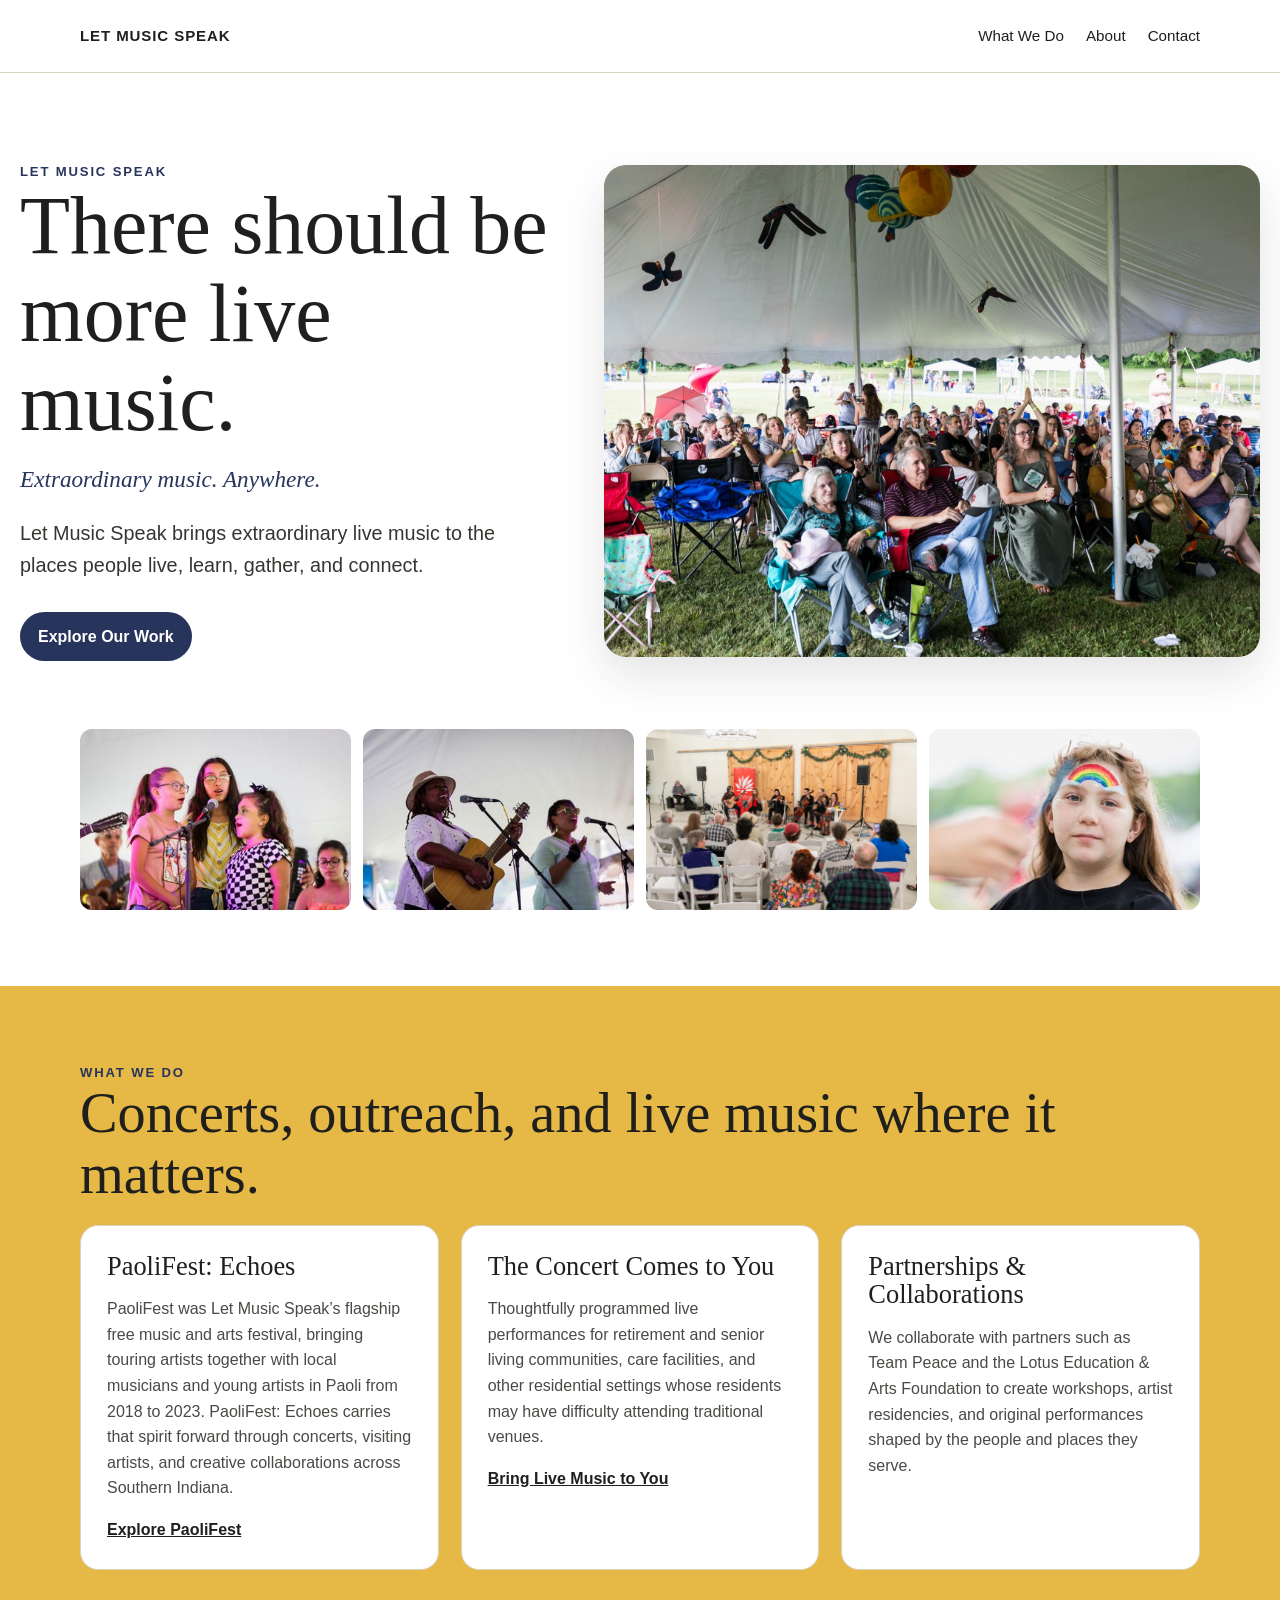
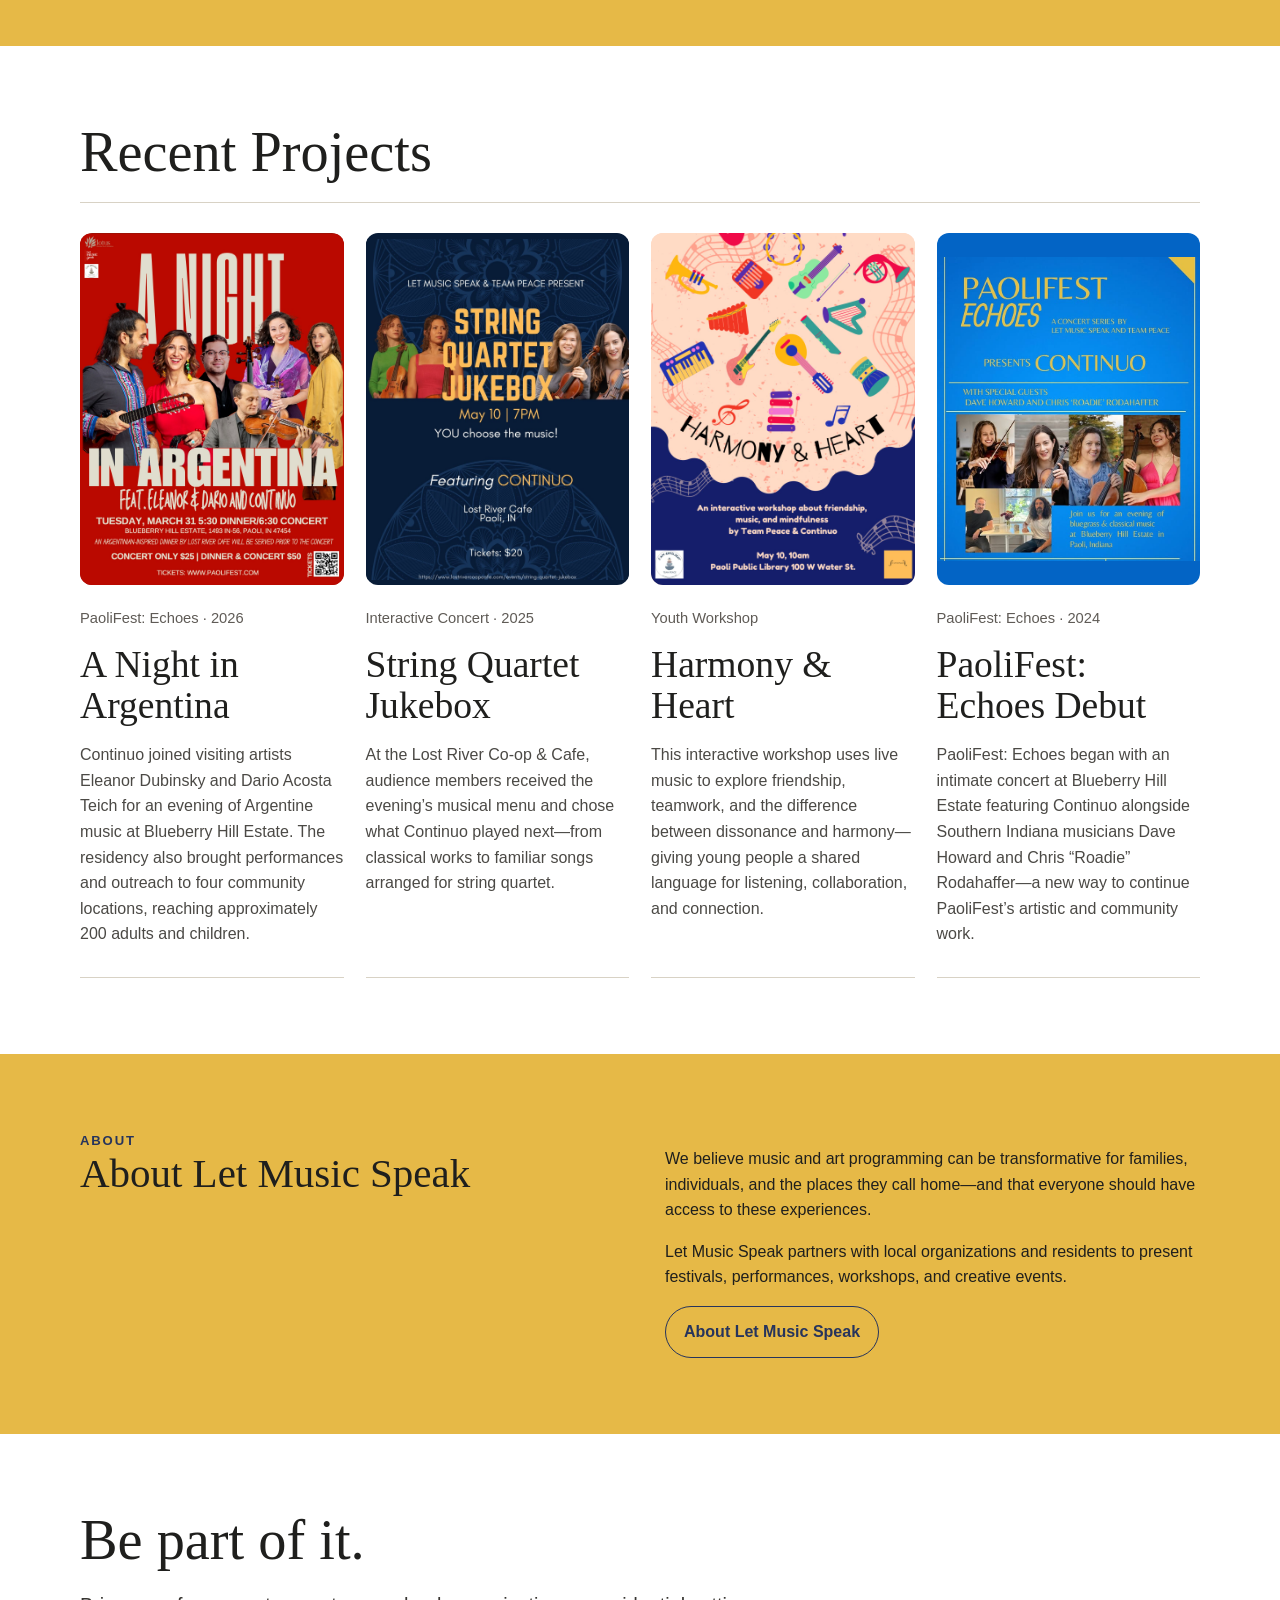
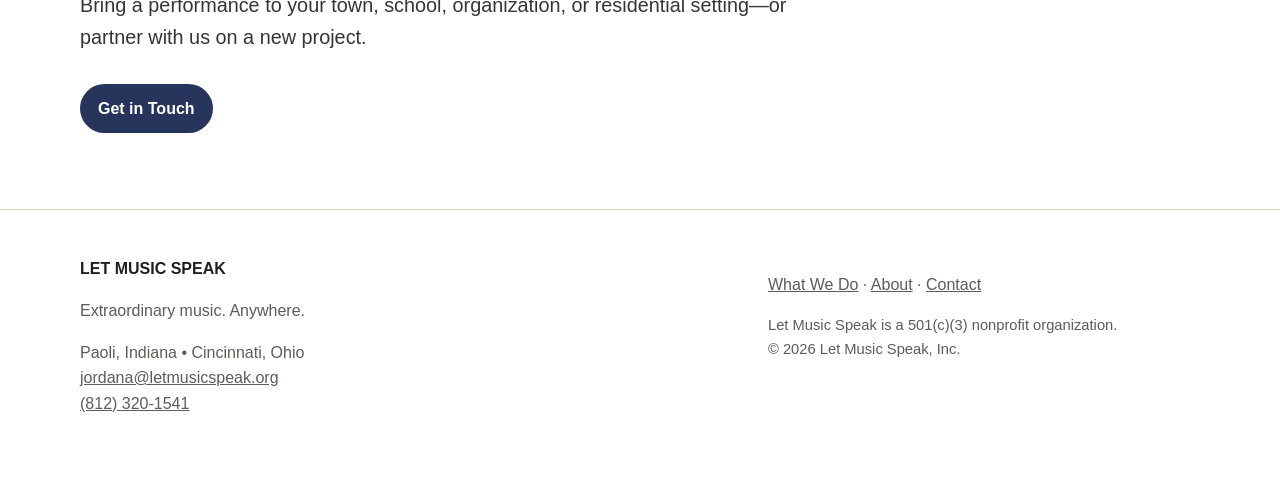
<file: index.html>
<!doctype html>
<html lang="en">
<head>
  <meta charset="utf-8">
  <meta name="viewport" content="width=device-width, initial-scale=1">
  <title>Home | Let Music Speak</title>
  <meta name="description" content="Let Music Speak brings extraordinary live music and arts experiences to people and places with limited access through festivals, concerts, workshops, and partnerships.">
  <meta property="og:type" content="website">
  <meta property="og:title" content="Let Music Speak">
  <meta property="og:description" content="Extraordinary live music in the places people live, learn, gather, and connect.">
  <link rel="canonical" href="https://letmusicspeak.org/">
  <link rel="icon" href="images/favicon.svg?v=20260909b" type="image/svg+xml">
  <link rel="stylesheet" href="styles.css?v=20260910final">
</head>
<body>
<a class="skip-link" href="#main-content">Skip to content</a>

<header class="site-header">
  <div class="container nav">
    <a class="brand" href="index.html" aria-current="page">Let Music Speak</a>
    <nav class="nav-links" aria-label="Primary">
      <a href="what-we-do.html">What We Do</a>
      <a href="about.html">About</a>
      <a href="contact.html">Contact</a>
    </nav>
  </div>
</header>

<main id="main-content">
<section class="hero home-hero">
  <div class="container hero-grid">
    <div>
      <div class="kicker">Let Music Speak</div>
      <h1>There should be more live music.</h1>
      <p class="tagline">Extraordinary music. Anywhere.</p>
      <p class="lede">Let Music Speak brings extraordinary live music to the places people live, learn, gather, and connect.</p>
      <div class="hero-actions">
        <a class="button" href="what-we-do.html">Explore Our Work</a>
      </div>
    </div>
    <figure class="photo photo-hero"><img src="images/paolifest-audience-hero.jpg" alt="A multigenerational PaoliFest audience gathered under the festival tent" fetchpriority="high"></figure>
  </div>
</section>

<section class="photo-band" aria-label="Let Music Speak through the years">
  <div class="container photo-grid four-up">
    <img src="images/paolifest-vocalists.jpg" alt="Vocalists performing together at PaoliFest" loading="lazy">
    <img src="images/paolifest-duo.jpg" alt="Musicians performing on the PaoliFest stage" loading="lazy">
    <img src="images/continuo-echoes-concert.jpg" alt="Continuo and guest artists performing for a Southern Indiana audience" loading="lazy">
    <img src="images/paolifest-child.jpg" alt="A young PaoliFest participant wearing a flower crown" loading="lazy">
  </div>
</section>

<section class="alt">
  <div class="container">
    <div class="kicker">What We Do</div>
    <h2>Concerts, outreach, and live music where it matters.</h2>
    <div class="cards">
      <article class="card">
        <h3>PaoliFest: Echoes</h3>
        <p>PaoliFest was Let Music Speak’s flagship free music and arts festival, bringing touring artists together with local musicians and young artists in Paoli from 2018 to 2023. PaoliFest: Echoes carries that spirit forward through concerts, visiting artists, and creative collaborations across Southern Indiana.</p>
        <a href="paolifest.html">Explore PaoliFest</a>
      </article>
      <article class="card">
        <h3>The Concert Comes to You</h3>
        <p>Thoughtfully programmed live performances for retirement and senior living communities, care facilities, and other residential settings whose residents may have difficulty attending traditional venues.</p>
        <a href="contact.html">Bring Live Music to You</a>
      </article>
      <article class="card">
        <h3>Partnerships &amp; Collaborations</h3>
        <p>We collaborate with partners such as Team Peace and the Lotus Education &amp; Arts Foundation to create workshops, artist residencies, and original performances shaped by the people and places they serve.</p>
      </article>
    </div>
  </div>
</section>

<section>
  <div class="container">
    <h2>Recent Projects</h2>
    <div class="project-feed">
      <article class="project-entry">
        <div class="project-poster-frame poster-argentina">
          <img class="project-poster" src="images/recent-night-argentina.jpg" alt="A Night in Argentina event poster" width="1296" height="1727">
        </div>
        <p class="meta">PaoliFest: Echoes · 2026</p>
        <h3>A Night in Argentina</h3>
        <p>Continuo joined visiting artists Eleanor Dubinsky and Dario Acosta Teich for an evening of Argentine music at Blueberry Hill Estate. The residency also brought performances and outreach to four community locations, reaching approximately 200 adults and children.</p>
      </article>
      <article class="project-entry">
        <div class="project-poster-frame poster-jukebox">
          <img class="project-poster" src="images/recent-string-quartet-jukebox.jpg" alt="String Quartet Jukebox event poster" width="1200" height="1553">
        </div>
        <p class="meta">Interactive Concert · 2025</p>
        <h3>String Quartet Jukebox</h3>
        <p>At the Lost River Co-op &amp; Cafe, audience members received the evening’s musical menu and chose what Continuo played next—from classical works to familiar songs arranged for string quartet.</p>
      </article>
      <article class="project-entry">
        <div class="project-poster-frame poster-harmony">
          <img class="project-poster" src="images/recent-harmony-heart.jpg" alt="Harmony and Heart interactive workshop poster" width="1200" height="1600">
        </div>
        <p class="meta">Youth Workshop</p>
        <h3>Harmony &amp; Heart</h3>
        <p>This interactive workshop uses live music to explore friendship, teamwork, and the difference between dissonance and harmony—giving young people a shared language for listening, collaboration, and connection.</p>
      </article>
      <article class="project-entry">
        <div class="project-poster-frame poster-echoes">
          <img class="project-poster" src="images/recent-echoes-continuo.jpg" alt="PaoliFest: Echoes presents Continuo event poster" width="720" height="831">
        </div>
        <p class="meta">PaoliFest: Echoes · 2024</p>
        <h3>PaoliFest: Echoes Debut</h3>
        <p>PaoliFest: Echoes began with an intimate concert at Blueberry Hill Estate featuring Continuo alongside Southern Indiana musicians Dave Howard and Chris “Roadie” Rodahaffer—a new way to continue PaoliFest’s artistic and community work.</p>
      </article>
    </div>
  </div>
</section>

<section class="alt">
  <div class="container two-col">
    <div>
      <div class="kicker">About</div>
      <h2 class="about-heading">About Let Music Speak</h2>
    </div>
    <div>
      <p>We believe music and art programming can be transformative for families, individuals, and the places they call home—and that everyone should have access to these experiences.</p>
      <p>Let Music Speak partners with local organizations and residents to present festivals, performances, workshops, and creative events.</p>
      <a class="button secondary" href="about.html">About Let Music Speak</a>
    </div>
  </div>
</section>

<section>
  <div class="container">
    <h2>Be part of it.</h2>
    <p class="lede">Bring a performance to your town, school, organization, or residential setting—or partner with us on a new project.</p>
    <div class="hero-actions">
      <a class="button" href="contact.html">Get in Touch</a>
    </div>
  </div>
</section>
</main>

<footer class="footer">
  <div class="container footer-grid">
    <div>
      <strong style="color:var(--text)">LET MUSIC SPEAK</strong>
      <p>Extraordinary music. Anywhere.</p>
      <p>Paoli, Indiana • Cincinnati, Ohio<br>
      <a href="mailto:jordana@letmusicspeak.org">jordana@letmusicspeak.org</a><br>
      <a href="tel:+18123201541">(812) 320-1541</a></p>
    </div>
    <div>
      <p><a href="what-we-do.html">What We Do</a> · <a href="about.html">About</a> · <a href="contact.html">Contact</a></p>
      <p class="small">Let Music Speak is a 501(c)(3) nonprofit organization.<br>© 2026 Let Music Speak, Inc.</p>
    </div>
  </div>
</footer>

</body>
</html>
</file>
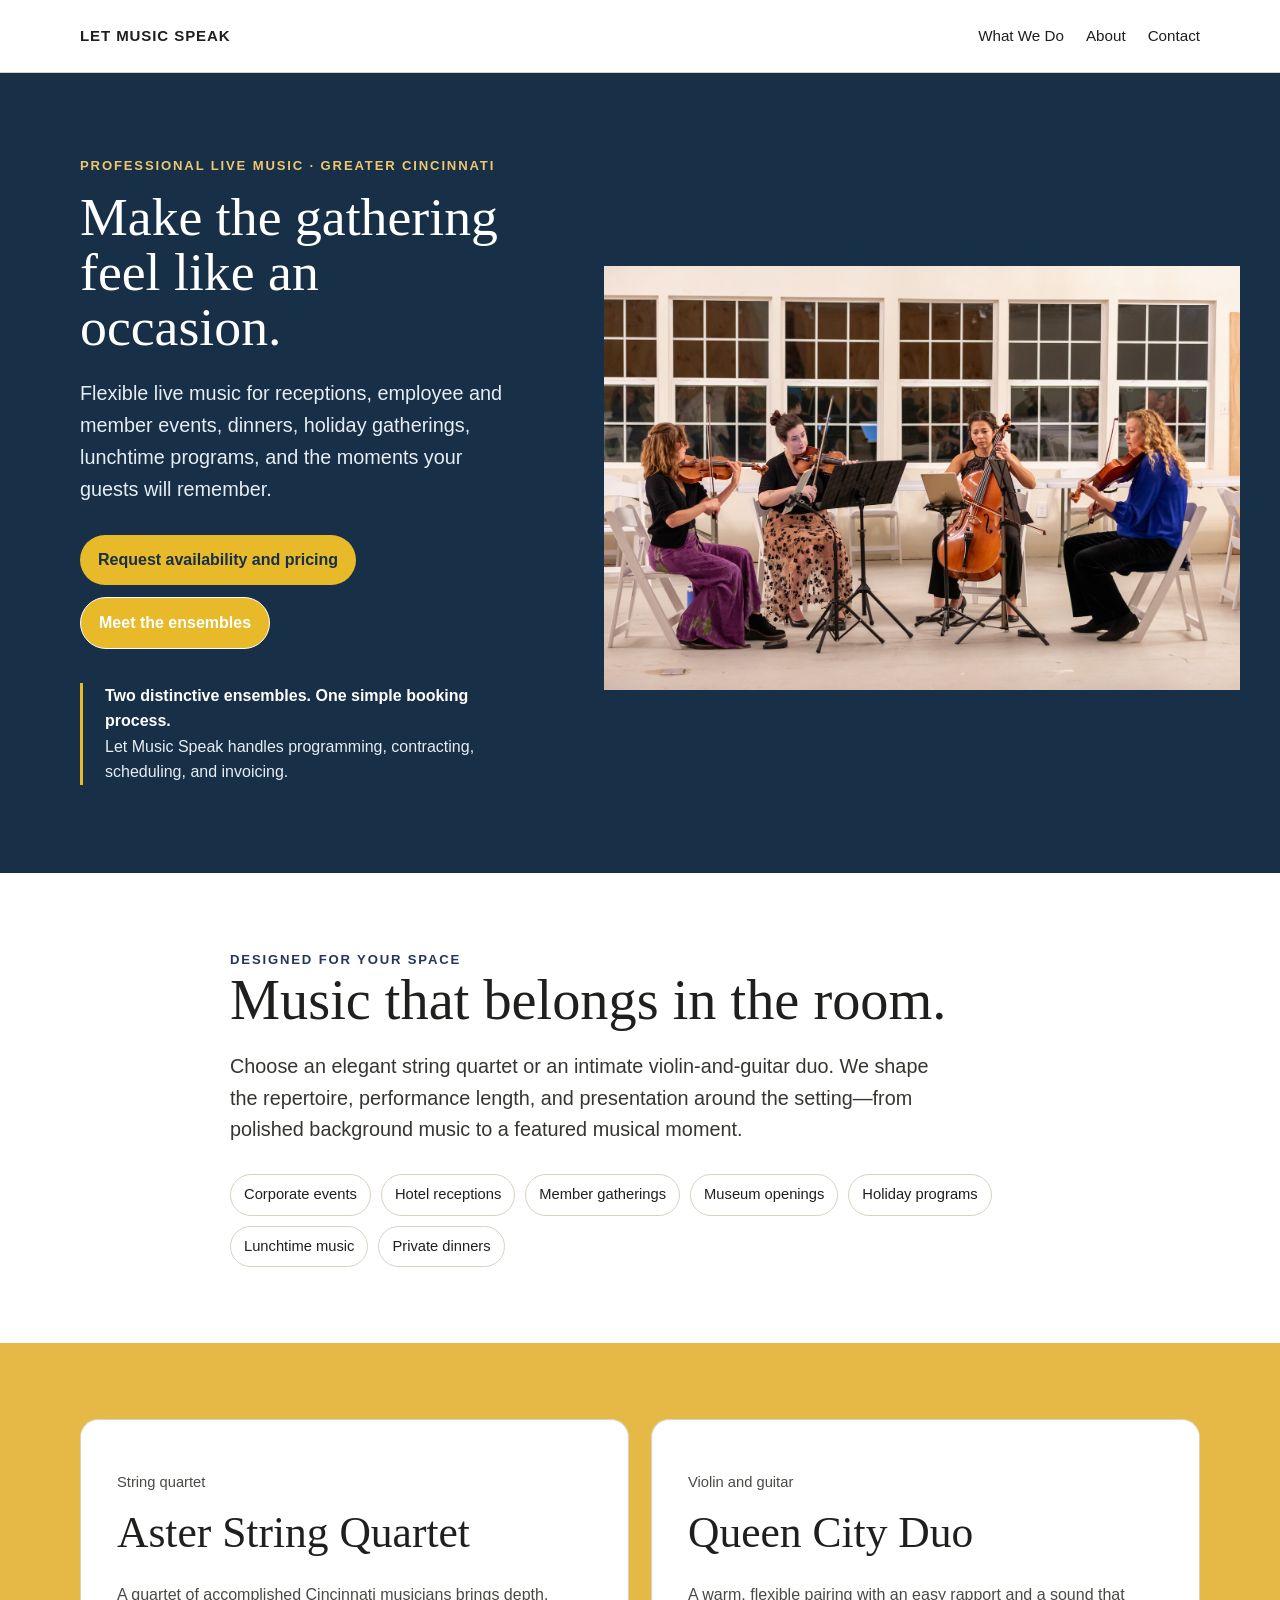
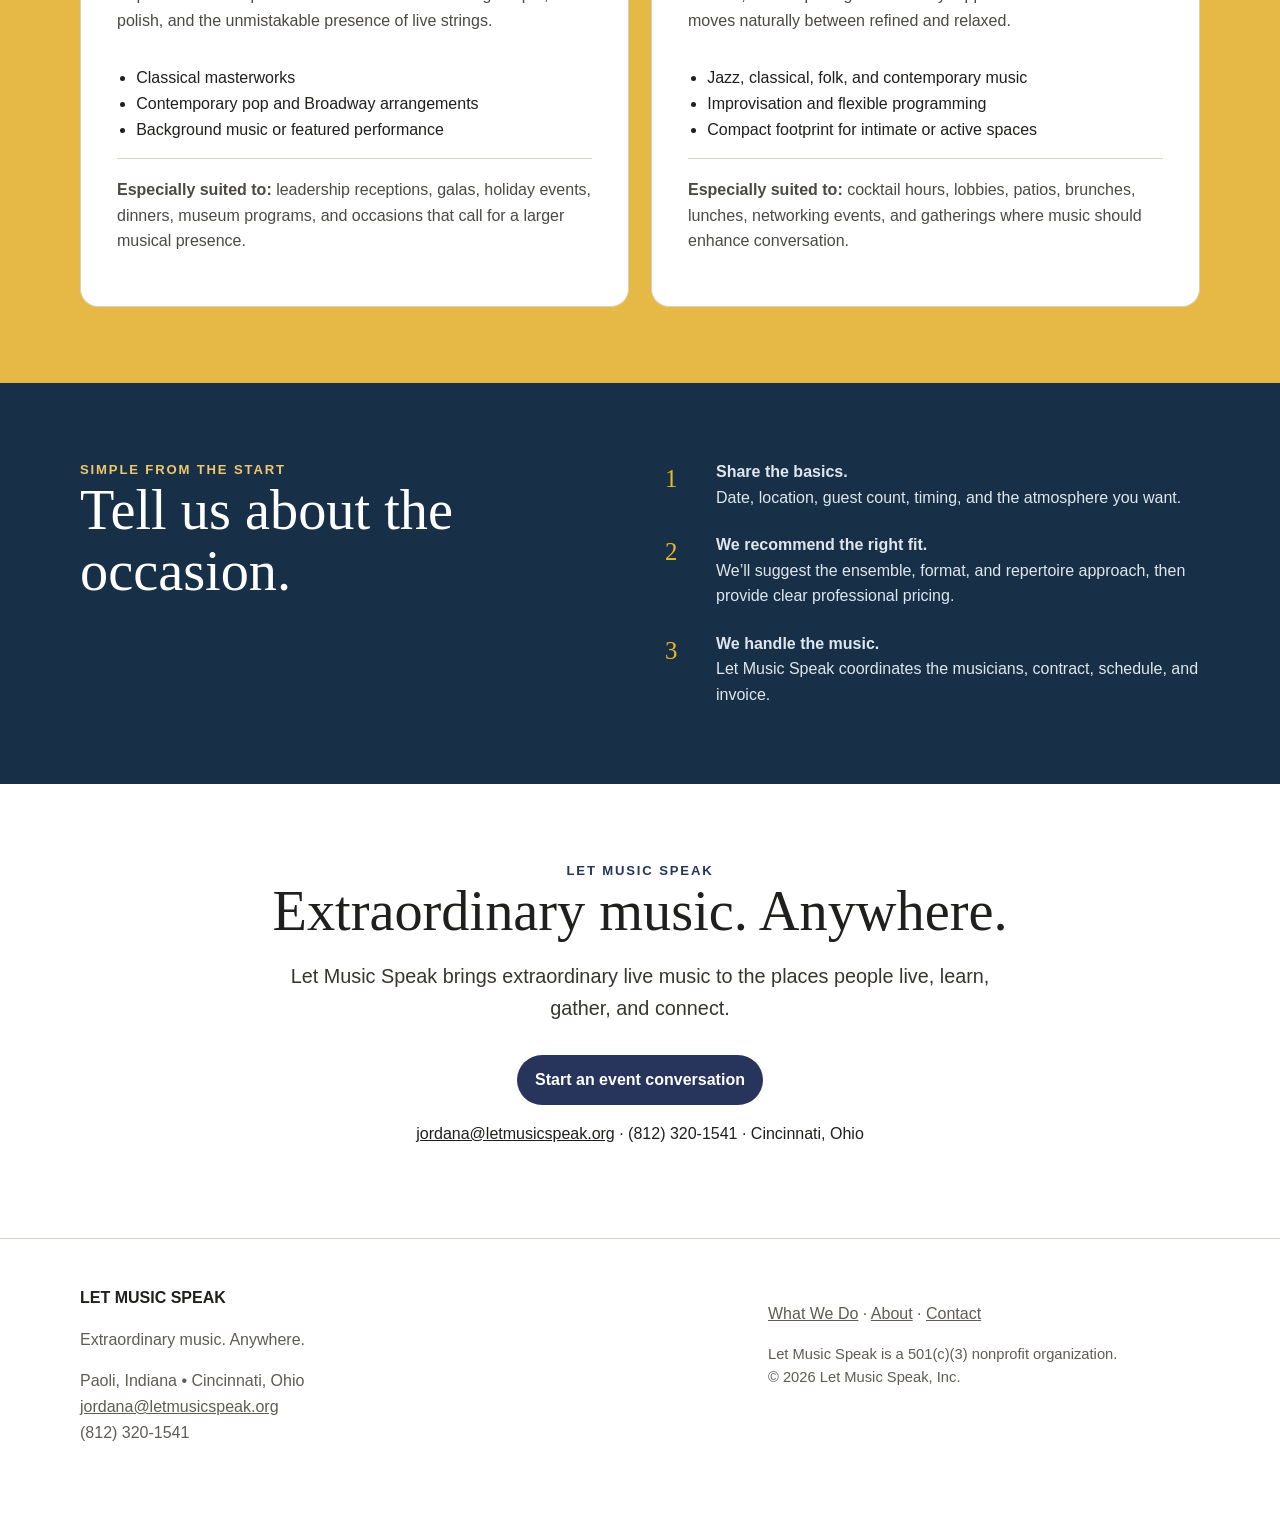
<file: live-music-for-events/index.html>
<!doctype html>
<html lang="en">
<head>
  <meta charset="utf-8">
  <meta name="viewport" content="width=device-width, initial-scale=1">
  <title>Live Music for Events | Let Music Speak</title>
  <meta name="description" content="Book Aster String Quartet or Queen City Duo for receptions, employee events, member gatherings, dinners, and special occasions throughout Greater Cincinnati.">
  <link rel="icon" href="../favicon.ico" sizes="any">
  <link rel="icon" type="image/png" href="../assets/favicon/favicon-512.png">
  <link rel="stylesheet" href="../styles.css">
  <style>
    .event-hero{padding:82px 0 72px;background:#172f47;color:#fff;overflow:hidden}
    .event-hero .kicker{color:#efc86d}
    .event-hero h1{font-size:clamp(2.5rem,4.2vw,4.5rem);line-height:1.02;max-width:650px;margin:14px 0 24px}
    .event-hero .lede{color:#e7edf2;max-width:760px}
    .event-hero .hero-grid{grid-template-columns:minmax(0,.82fr) minmax(0,1.18fr);gap:42px;align-items:center}
    .event-hero .hero-grid>*{min-width:0;max-width:100%}
    .event-hero .hero-media{width:100%;max-width:100%;height:auto;min-height:0;aspect-ratio:3/2;border:0;box-shadow:none;border-radius:2px 44px 2px 2px}
    .event-hero .hero-media img{display:block;width:100%;max-width:100%;height:100%;object-fit:cover;object-position:center}
    .event-hero .button{background:#e8b929;color:#172f47}
    .event-note{border-left:3px solid #e8b929;padding-left:22px;color:#e7edf2;margin-top:34px;max-width:620px}
    .event-note strong{color:#fff}
    .event-intro{max-width:820px}
    .event-types{display:flex;flex-wrap:wrap;gap:10px;margin-top:28px}
    .event-types span{border:1px solid var(--line);background:#fff;padding:8px 13px;border-radius:999px;font-size:.92rem}
    .ensemble-cards{grid-template-columns:repeat(2,1fr)}
    .ensemble-card{padding:36px;display:flex;flex-direction:column}
    .ensemble-card h3{font-size:clamp(2rem,3.4vw,3rem)}
    .ensemble-card .best{border-top:1px solid var(--line);padding-top:18px;margin-top:auto}
    .booking-steps{background:#172f47;color:#fff}
    .booking-steps .kicker{color:#efc86d}
    .booking-steps h2{color:#fff}
    .booking-steps p{color:#dfe7ed}
    .steps{display:grid;gap:22px}
    .step{display:grid;grid-template-columns:36px 1fr;gap:15px}
    .step-number{font-family:Georgia,'Times New Roman',serif;color:#e8b929;font-size:1.55rem}
    .step p{margin:0}
    .event-contact{text-align:center}
    .event-contact .lede{margin-left:auto;margin-right:auto}
    @media(max-width:1100px){.event-hero .hero-grid{grid-template-columns:1fr}.event-hero .hero-media{width:min(760px,100%);margin-top:10px}}
    @media(max-width:820px){.ensemble-cards{grid-template-columns:1fr}.event-hero{padding-top:60px}.event-hero .hero-media{min-height:0;aspect-ratio:3/2}.ensemble-card{padding:28px}}
  </style>
</head>
<body>
<header class="site-header">
  <div class="container nav">
    <a class="brand" href="../index.html">Let Music Speak</a>
    <nav class="nav-links" aria-label="Primary">
      <a href="../what-we-do.html">What We Do</a>
      <a href="../about.html">About</a>
      <a href="../contact.html">Contact</a>
    </nav>
  </div>
</header>

<main>
  <section class="event-hero">
    <div class="container hero-grid">
      <div>
      <div class="kicker">Professional live music · Greater Cincinnati</div>
      <h1>Make the gathering feel like an occasion.</h1>
      <p class="lede">Flexible live music for receptions, employee and member events, dinners, holiday gatherings, lunchtime programs, and the moments your guests will remember.</p>
      <div class="hero-actions">
        <a class="button" href="mailto:jordana@letmusicspeak.org?subject=Live%20music%20for%20our%20event">Request availability and pricing</a>
        <a class="button secondary" style="color:#fff;border-color:#fff" href="#ensembles">Meet the ensembles</a>
      </div>
      <p class="event-note"><strong>Two distinctive ensembles. One simple booking process.</strong><br>Let Music Speak handles programming, contracting, scheduling, and invoicing.</p>
      </div>
      <figure class="media hero-media">
        <img src="../assets/live-music/string-quartet-performance.jpg?v=20260910-5" alt="A professional string quartet performing together under colorful stage lights" width="384" height="256">
      </figure>
    </div>
  </section>

  <section>
    <div class="container event-intro">
      <div class="kicker">Designed for your space</div>
      <h2>Music that belongs in the room.</h2>
      <p class="lede">Choose an elegant string quartet or an intimate violin-and-guitar duo. We shape the repertoire, performance length, and presentation around the setting—from polished background music to a featured musical moment.</p>
      <div class="event-types">
        <span>Corporate events</span><span>Hotel receptions</span><span>Member gatherings</span><span>Museum openings</span><span>Holiday programs</span><span>Lunchtime music</span><span>Private dinners</span>
      </div>
    </div>
  </section>

  <section class="alt" id="ensembles">
    <div class="container">
      <div class="cards ensemble-cards">
        <article class="card ensemble-card">
          <p class="meta">String quartet</p>
          <h3>Aster String Quartet</h3>
          <p>A quartet of accomplished Cincinnati musicians brings depth, polish, and the unmistakable presence of live strings.</p>
          <ul class="list-clean">
            <li>Classical masterworks</li>
            <li>Contemporary pop and Broadway arrangements</li>
            <li>Background music or featured performance</li>
          </ul>
          <p class="best"><strong>Especially suited to:</strong> leadership receptions, galas, holiday events, dinners, museum programs, and occasions that call for a larger musical presence.</p>
        </article>
        <article class="card ensemble-card">
          <p class="meta">Violin and guitar</p>
          <h3>Queen City Duo</h3>
          <p>A warm, flexible pairing with an easy rapport and a sound that moves naturally between refined and relaxed.</p>
          <ul class="list-clean">
            <li>Jazz, classical, folk, and contemporary music</li>
            <li>Improvisation and flexible programming</li>
            <li>Compact footprint for intimate or active spaces</li>
          </ul>
          <p class="best"><strong>Especially suited to:</strong> cocktail hours, lobbies, patios, brunches, lunches, networking events, and gatherings where music should enhance conversation.</p>
        </article>
      </div>
    </div>
  </section>

  <section class="booking-steps">
    <div class="container two-col">
      <div>
        <div class="kicker">Simple from the start</div>
        <h2>Tell us about the occasion.</h2>
      </div>
      <div class="steps">
        <div class="step"><div class="step-number">1</div><p><strong>Share the basics.</strong><br>Date, location, guest count, timing, and the atmosphere you want.</p></div>
        <div class="step"><div class="step-number">2</div><p><strong>We recommend the right fit.</strong><br>We’ll suggest the ensemble, format, and repertoire approach, then provide clear professional pricing.</p></div>
        <div class="step"><div class="step-number">3</div><p><strong>We handle the music.</strong><br>Let Music Speak coordinates the musicians, contract, schedule, and invoice.</p></div>
      </div>
    </div>
  </section>

  <section class="event-contact">
    <div class="container">
      <div class="kicker">Let Music Speak</div>
      <h2>Extraordinary music. Anywhere.</h2>
      <p class="lede">Let Music Speak brings extraordinary live music to the places people live, learn, gather, and connect.</p>
      <div class="hero-actions" style="justify-content:center">
        <a class="button" href="mailto:jordana@letmusicspeak.org?subject=Live%20music%20for%20our%20event">Start an event conversation</a>
      </div>
      <p><a href="mailto:jordana@letmusicspeak.org">jordana@letmusicspeak.org</a> · (812) 320-1541 · Cincinnati, Ohio</p>
    </div>
  </section>
</main>

<footer class="footer">
  <div class="container footer-grid">
    <div>
      <strong style="color:var(--text)">LET MUSIC SPEAK</strong>
      <p>Extraordinary music. Anywhere.</p>
      <p>Paoli, Indiana • Cincinnati, Ohio<br>
      <a href="mailto:jordana@letmusicspeak.org">jordana@letmusicspeak.org</a><br>
      (812) 320-1541</p>
    </div>
    <div>
      <p><a href="../what-we-do.html">What We Do</a> · <a href="../about.html">About</a> · <a href="../contact.html">Contact</a></p>
      <p class="small">Let Music Speak is a 501(c)(3) nonprofit organization.<br>© 2026 Let Music Speak, Inc.</p>
    </div>
  </div>
</footer>
</body>
</html>
</file>
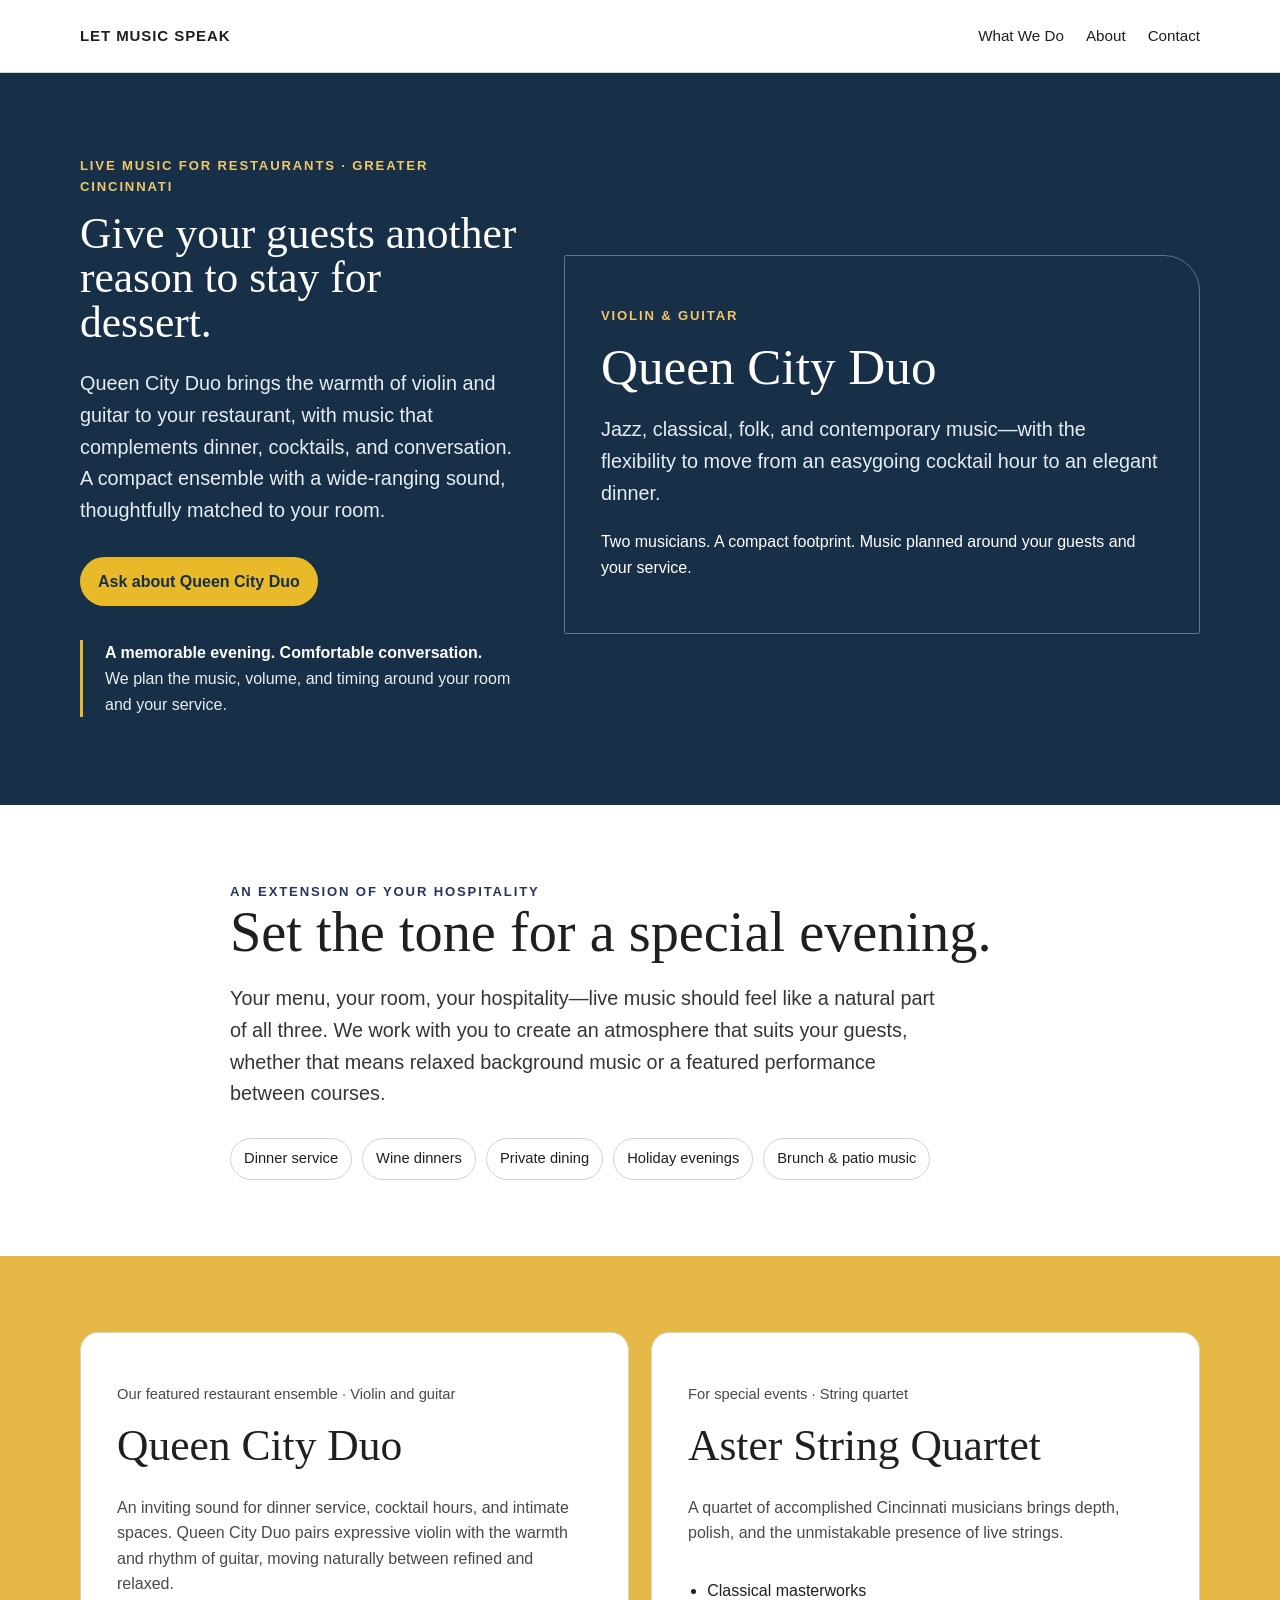
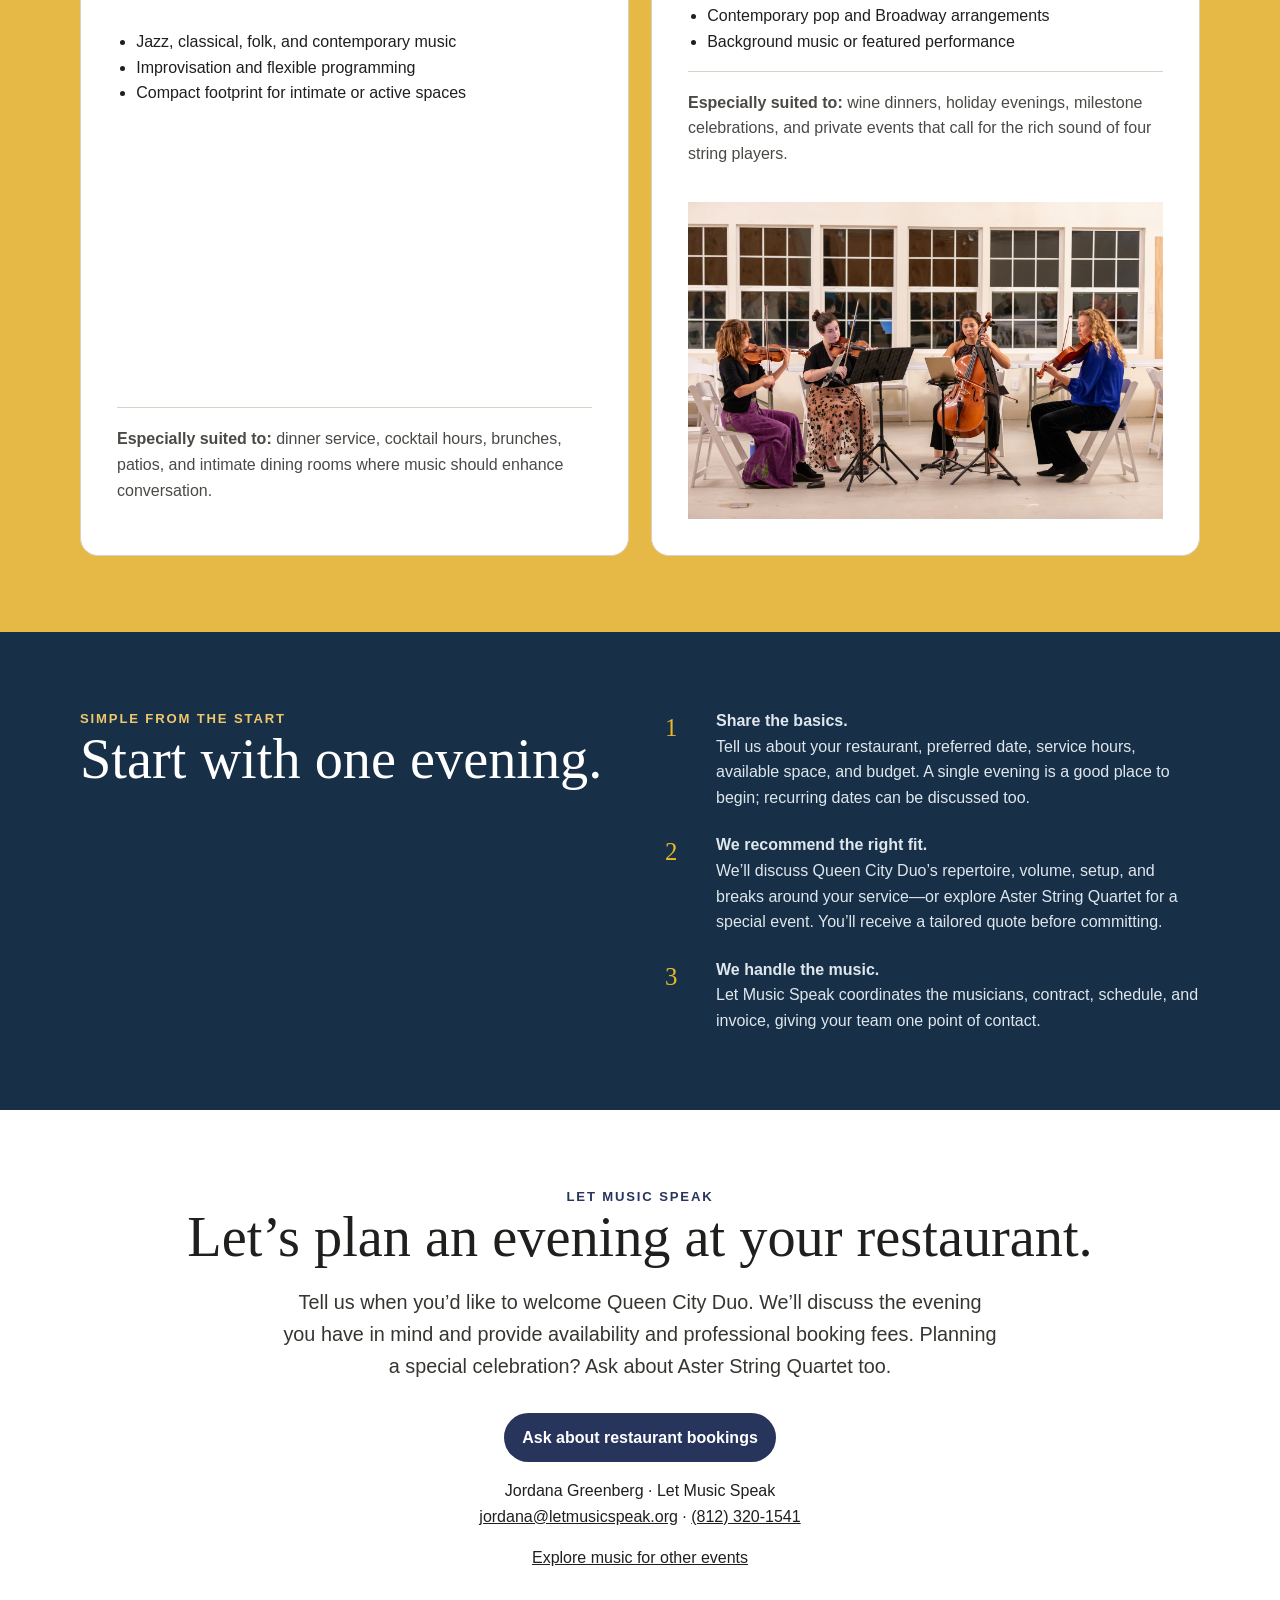
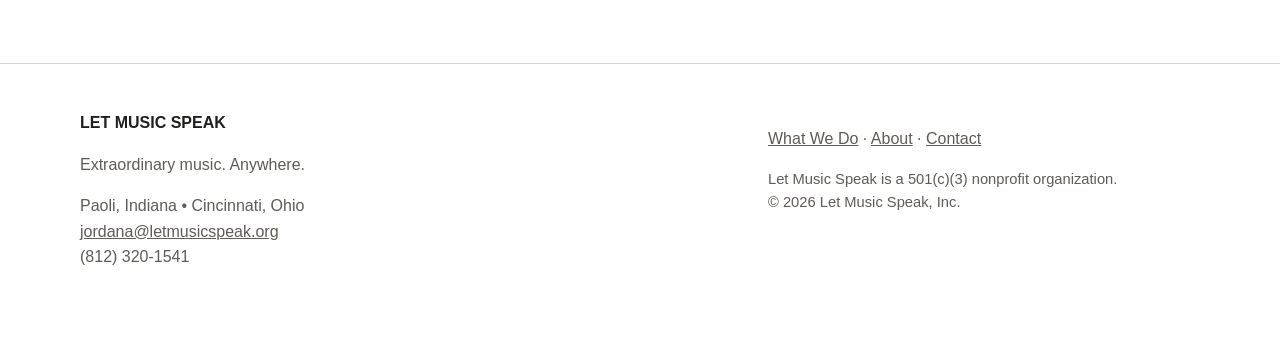
<file: live-music-for-restaurants/index.html>
<!doctype html>
<html lang="en">
<head>
  <meta charset="utf-8">
  <meta name="viewport" content="width=device-width, initial-scale=1">
  <title>Live Music for Restaurants | Let Music Speak</title>
  <meta name="description" content="Live music for Cincinnati restaurants: Queen City Duo for dinner service, cocktails, and intimate dining, with Aster String Quartet available for special events. Request availability and pricing.">
  <link rel="icon" href="../favicon.ico" sizes="any">
  <link rel="icon" type="image/png" href="../assets/favicon/favicon-512.png">
  <link rel="stylesheet" href="../styles.css">
  <style>
    .event-hero{padding:82px 0 72px;background:#172f47;color:#fff;overflow:hidden}
    .event-hero .kicker{color:#efc86d}
    .event-hero h1{font-size:clamp(2.2rem,3.4vw,3.5rem);line-height:1.02;max-width:650px;margin:14px 0 24px}
    .event-hero .lede{color:#e7edf2;max-width:760px}
    .event-hero .hero-grid{grid-template-columns:minmax(0,.82fr) minmax(0,1.18fr);gap:42px;align-items:center}
    .event-hero .hero-grid>*{min-width:0;max-width:100%}
    .event-hero .hero-media{width:100%;max-width:100%;height:auto;min-height:0;aspect-ratio:3/2;border:0;box-shadow:none;border-radius:2px 44px 2px 2px}
    .event-hero .hero-media img{display:block;width:100%;max-width:100%;height:100%;object-fit:contain;object-position:center}
    .event-hero .button{background:#e8b929;color:#172f47}
    .event-note{border-left:3px solid #e8b929;padding-left:22px;color:#e7edf2;margin-top:34px;max-width:620px}
    .event-note strong{color:#fff}
    .event-hero figure{margin:0}
    .event-hero a:focus-visible,.booking-steps a:focus-visible{outline-color:#efc86d}
    .duo-feature{padding:36px;border:1px solid #647587;border-radius:2px 36px 2px 2px}
    .duo-feature h2{font-size:clamp(2.4rem,4vw,3.8rem);color:#fff}
    .quartet-photo{margin:20px 0 0;border:0;box-shadow:none}
    .quartet-photo img{width:100%;height:auto;object-fit:contain}
    .event-intro{max-width:820px}
    .event-types{display:flex;flex-wrap:wrap;gap:10px;margin-top:28px}
    .event-types span{border:1px solid var(--line);background:#fff;padding:8px 13px;border-radius:999px;font-size:.92rem}
    .ensemble-cards{grid-template-columns:repeat(2,1fr)}
    .ensemble-card{padding:36px;display:flex;flex-direction:column}
    .ensemble-card h3{font-size:clamp(2rem,3.4vw,3rem)}
    .ensemble-card .best{border-top:1px solid var(--line);padding-top:18px;margin-top:auto}
    .booking-steps{background:#172f47;color:#fff}
    .booking-steps .kicker{color:#efc86d}
    .booking-steps h2{color:#fff}
    .booking-steps p{color:#dfe7ed}
    .steps{display:grid;gap:22px}
    .step{display:grid;grid-template-columns:36px 1fr;gap:15px}
    .step-number{font-family:Georgia,'Times New Roman',serif;color:#e8b929;font-size:1.55rem}
    .step p{margin:0}
    .event-contact{text-align:center}
    .event-contact .lede{margin-left:auto;margin-right:auto}
    @media(max-width:1100px){.event-hero .hero-grid{grid-template-columns:1fr}.event-hero .hero-media{width:min(760px,100%);margin-top:10px}}
    @media(max-width:820px){.ensemble-cards{grid-template-columns:1fr}.event-hero{padding-top:60px}.event-hero .hero-media{min-height:0;aspect-ratio:3/2}.ensemble-card{padding:28px}}
  </style>
</head>
<body>
<a class="skip-link" href="#main">Skip to content</a>
<header class="site-header">
  <div class="container nav">
    <a class="brand" href="../index.html">Let Music Speak</a>
    <nav class="nav-links" aria-label="Primary">
      <a href="../what-we-do.html">What We Do</a>
      <a href="../about.html">About</a>
      <a href="../contact.html">Contact</a>
    </nav>
  </div>
</header>

<main id="main">
  <section class="event-hero">
    <div class="container hero-grid">
      <div>
      <div class="kicker">Live music for restaurants · Greater Cincinnati</div>
      <h1>Give your guests another reason to stay for dessert.</h1>
      <p class="lede">Queen City Duo brings the warmth of violin and guitar to your restaurant, with music that complements dinner, cocktails, and conversation. A compact ensemble with a wide-ranging sound, thoughtfully matched to your room.</p>
      <div class="hero-actions">
        <a class="button" href="mailto:jordana@letmusicspeak.org?subject=Live%20music%20for%20our%20restaurant">Ask about Queen City Duo</a>

      </div>
      <p class="event-note"><strong>A memorable evening. Comfortable conversation.</strong><br>We plan the music, volume, and timing around your room and your service.</p>
      </div>
      <div class="duo-feature">
        <p class="kicker">Violin &amp; guitar</p>
        <h2>Queen City Duo</h2>
        <p class="lede">Jazz, classical, folk, and contemporary music—with the flexibility to move from an easygoing cocktail hour to an elegant dinner.</p>
        <p>Two musicians. A compact footprint. Music planned around your guests and your service.</p>

      </div>
    </div>
  </section>

  <section>
    <div class="container event-intro">
      <div class="kicker">An extension of your hospitality</div>
      <h2>Set the tone for a special evening.</h2>
      <p class="lede">Your menu, your room, your hospitality—live music should feel like a natural part of all three. We work with you to create an atmosphere that suits your guests, whether that means relaxed background music or a featured performance between courses.</p>
      <div class="event-types">
        <span>Dinner service</span><span>Wine dinners</span><span>Private dining</span><span>Holiday evenings</span><span>Brunch &amp; patio music</span>
      </div>
    </div>
  </section>

  <section class="alt" id="ensembles">
    <div class="container">
      <div class="cards ensemble-cards">
        <article class="card ensemble-card">
          <p class="meta">Our featured restaurant ensemble · Violin and guitar</p>
          <h3>Queen City Duo</h3>
          <p>An inviting sound for dinner service, cocktail hours, and intimate spaces. Queen City Duo pairs expressive violin with the warmth and rhythm of guitar, moving naturally between refined and relaxed.</p>
          <ul class="list-clean">
            <li>Jazz, classical, folk, and contemporary music</li>
            <li>Improvisation and flexible programming</li>
            <li>Compact footprint for intimate or active spaces</li>
          </ul>
          <p class="best"><strong>Especially suited to:</strong> dinner service, cocktail hours, brunches, patios, and intimate dining rooms where music should enhance conversation.</p>
        </article>
        <article class="card ensemble-card">
          <p class="meta">For special events · String quartet</p>
          <h3>Aster String Quartet</h3>
          <p>A quartet of accomplished Cincinnati musicians brings depth, polish, and the unmistakable presence of live strings.</p>
          <ul class="list-clean">
            <li>Classical masterworks</li>
            <li>Contemporary pop and Broadway arrangements</li>
            <li>Background music or featured performance</li>
          </ul>
          <p class="best"><strong>Especially suited to:</strong> wine dinners, holiday evenings, milestone celebrations, and private events that call for the rich sound of four string players.</p>
              <figure class="media quartet-photo">
        <img src="../assets/live-music/string-quartet-performance.jpg?v=20260910-5" alt="A professional string quartet performing together under colorful stage lights" width="384" height="256">
      </figure>
        </article>
      </div>
    </div>
  </section>

  <section class="booking-steps">
    <div class="container two-col">
      <div>
        <div class="kicker">Simple from the start</div>
        <h2>Start with one evening.</h2>
      </div>
      <div class="steps">
        <div class="step"><div class="step-number">1</div><p><strong>Share the basics.</strong><br>Tell us about your restaurant, preferred date, service hours, available space, and budget. A single evening is a good place to begin; recurring dates can be discussed too.</p></div>
        <div class="step"><div class="step-number">2</div><p><strong>We recommend the right fit.</strong><br>We’ll discuss Queen City Duo’s repertoire, volume, setup, and breaks around your service—or explore Aster String Quartet for a special event. You’ll receive a tailored quote before committing.</p></div>
        <div class="step"><div class="step-number">3</div><p><strong>We handle the music.</strong><br>Let Music Speak coordinates the musicians, contract, schedule, and invoice, giving your team one point of contact.</p></div>
      </div>
    </div>
  </section>

  <section class="event-contact">
    <div class="container">
      <div class="kicker">Let Music Speak</div>
      <h2>Let’s plan an evening at your restaurant.</h2>
      <p class="lede">Tell us when you’d like to welcome Queen City Duo. We’ll discuss the evening you have in mind and provide availability and professional booking fees. Planning a special celebration? Ask about Aster String Quartet too.</p>
      <div class="hero-actions" style="justify-content:center">
        <a class="button" href="mailto:jordana@letmusicspeak.org?subject=Live%20music%20for%20our%20restaurant">Ask about restaurant bookings</a>
      </div>
      <p>Jordana Greenberg · Let Music Speak<br><a href="mailto:jordana@letmusicspeak.org">jordana@letmusicspeak.org</a> · <a href="tel:+18123201541">(812) 320-1541</a></p>
      <p><a href="../live-music-for-events/">Explore music for other events</a></p>
    </div>
  </section>
</main>

<footer class="footer">
  <div class="container footer-grid">
    <div>
      <strong style="color:var(--text)">LET MUSIC SPEAK</strong>
      <p>Extraordinary music. Anywhere.</p>
      <p>Paoli, Indiana • Cincinnati, Ohio<br>
      <a href="mailto:jordana@letmusicspeak.org">jordana@letmusicspeak.org</a><br>
      (812) 320-1541</p>
    </div>
    <div>
      <p><a href="../what-we-do.html">What We Do</a> · <a href="../about.html">About</a> · <a href="../contact.html">Contact</a></p>
      <p class="small">Let Music Speak is a 501(c)(3) nonprofit organization.<br>© 2026 Let Music Speak, Inc.</p>
    </div>
  </div>
</footer>
</body>
</html>
</file>
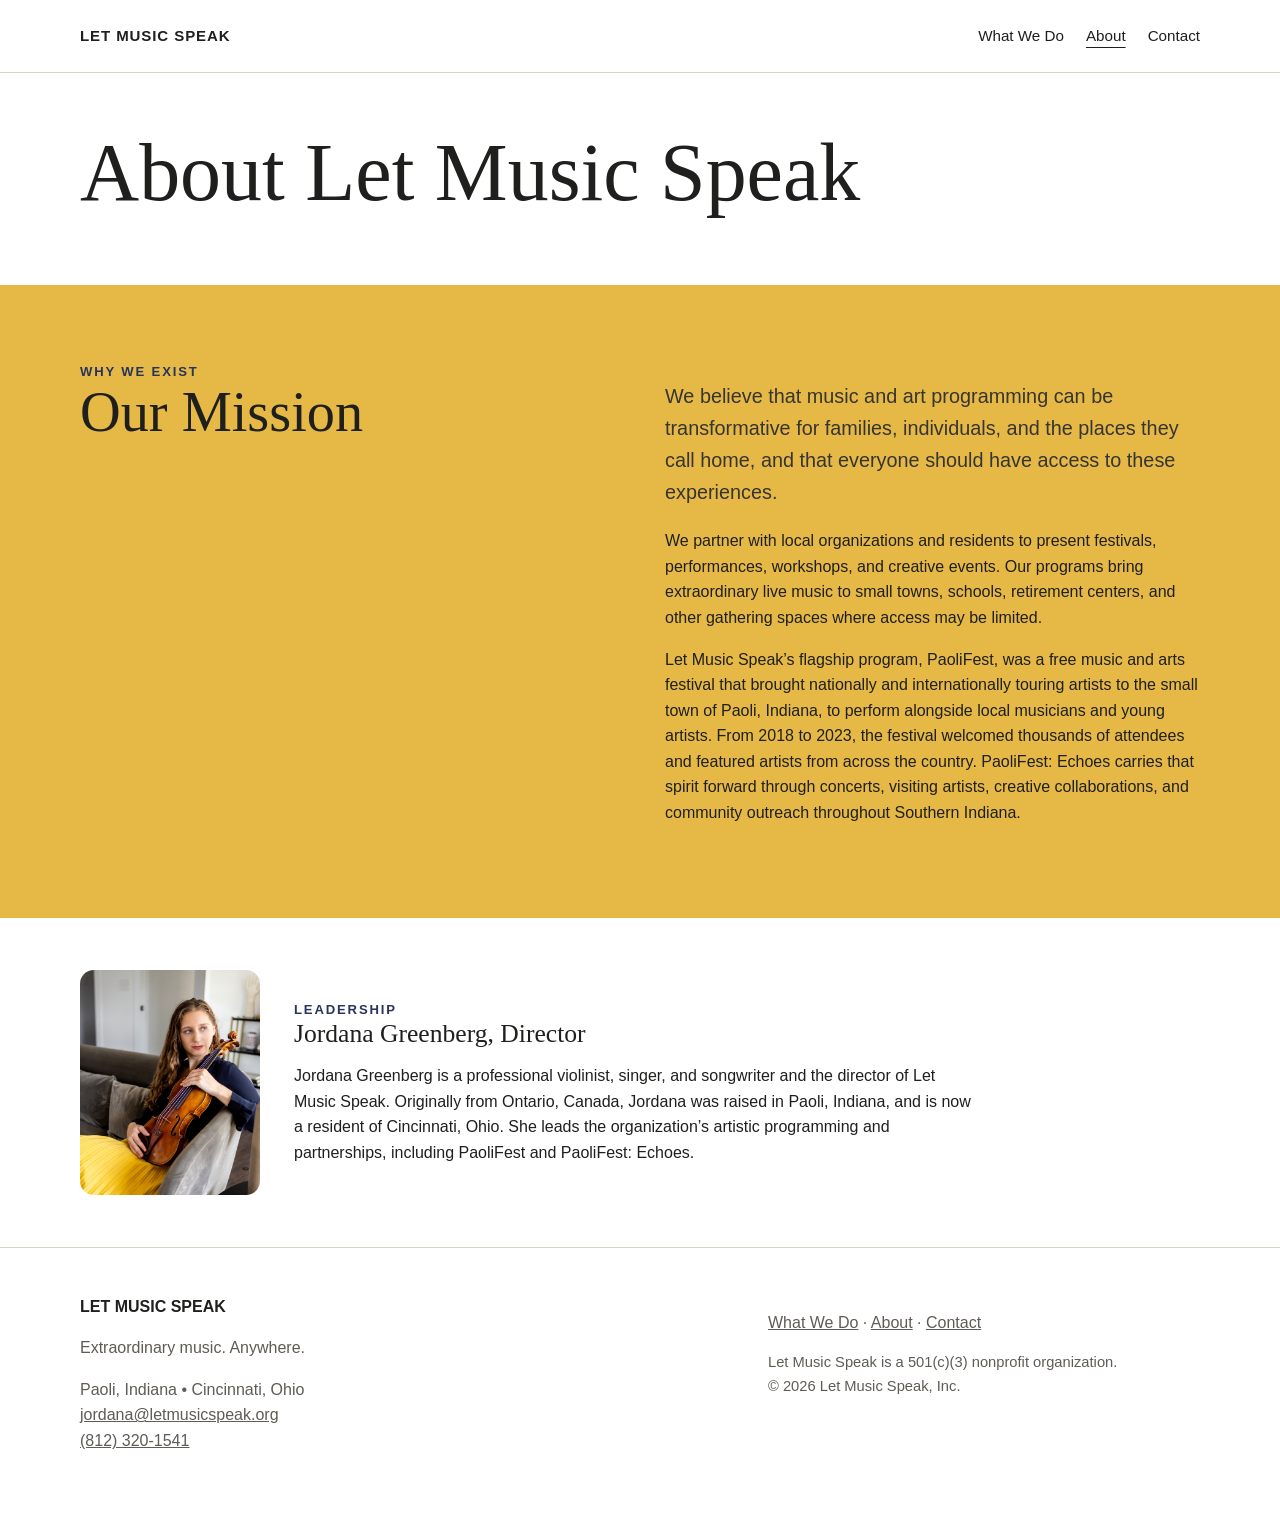
<file: about.html>
<!doctype html>
<html lang="en">
<head><meta charset="utf-8"><meta name="viewport" content="width=device-width, initial-scale=1"><title>About | Let Music Speak</title><meta name="description" content="Learn about Let Music Speak’s mission to make transformative music and arts experiences accessible to more people and places."><meta property="og:type" content="website"><meta property="og:title" content="About Let Music Speak"><meta property="og:description" content="Music and arts experiences can transform families, individuals, and the places they call home."><link rel="canonical" href="https://letmusicspeak.org/about.html"><link rel="icon" href="images/favicon.svg?v=20260909b" type="image/svg+xml"><link rel="stylesheet" href="styles.css?v=20260910final"></head>
<body>
<a class="skip-link" href="#main-content">Skip to content</a>
<header class="site-header"><div class="container nav"><a class="brand" href="index.html">Let Music Speak</a><nav class="nav-links" aria-label="Primary"><a href="what-we-do.html">What We Do</a><a href="about.html" aria-current="page">About</a><a href="contact.html">Contact</a></nav></div></header>
<main id="main-content">
<section class="hero compact"><div class="container"><h1>About Let Music Speak</h1></div></section>
<section class="alt"><div class="container two-col"><div><div class="kicker">Why We Exist</div><h2>Our Mission</h2></div><div><p class="lede">We believe that music and art programming can be transformative for families, individuals, and the places they call home, and that everyone should have access to these experiences.</p><p>We partner with local organizations and residents to present festivals, performances, workshops, and creative events. Our programs bring extraordinary live music to small towns, schools, retirement centers, and other gathering spaces where access may be limited.</p><p>Let Music Speak’s flagship program, PaoliFest, was a free music and arts festival that brought nationally and internationally touring artists to the small town of Paoli, Indiana, to perform alongside local musicians and young artists. From 2018 to 2023, the festival welcomed thousands of attendees and featured artists from across the country. PaoliFest: Echoes carries that spirit forward through concerts, visiting artists, creative collaborations, and community outreach throughout Southern Indiana.</p></div></div></section>
<section class="director-section"><div class="container director-grid"><figure class="director-photo"><img src="images/jordana-greenberg-violin.jpg" alt="Jordana Greenberg with her violin" loading="lazy"></figure><div><div class="kicker">Leadership</div><h2>Jordana Greenberg, Director</h2><p>Jordana Greenberg is a professional violinist, singer, and songwriter and the director of Let Music Speak. Originally from Ontario, Canada, Jordana was raised in Paoli, Indiana, and is now a resident of Cincinnati, Ohio. She leads the organization’s artistic programming and partnerships, including PaoliFest and PaoliFest: Echoes.</p></div></div></section>
</main>
<footer class="footer"><div class="container footer-grid"><div><strong style="color:var(--text)">LET MUSIC SPEAK</strong><p>Extraordinary music. Anywhere.</p><p>Paoli, Indiana • Cincinnati, Ohio<br><a href="mailto:jordana@letmusicspeak.org">jordana@letmusicspeak.org</a><br><a href="tel:+18123201541">(812) 320-1541</a></p></div><div><p><a href="what-we-do.html">What We Do</a> · <a href="about.html">About</a> · <a href="contact.html">Contact</a></p><p class="small">Let Music Speak is a 501(c)(3) nonprofit organization.<br>© 2026 Let Music Speak, Inc.</p></div></div></footer>
</body></html>
</file>
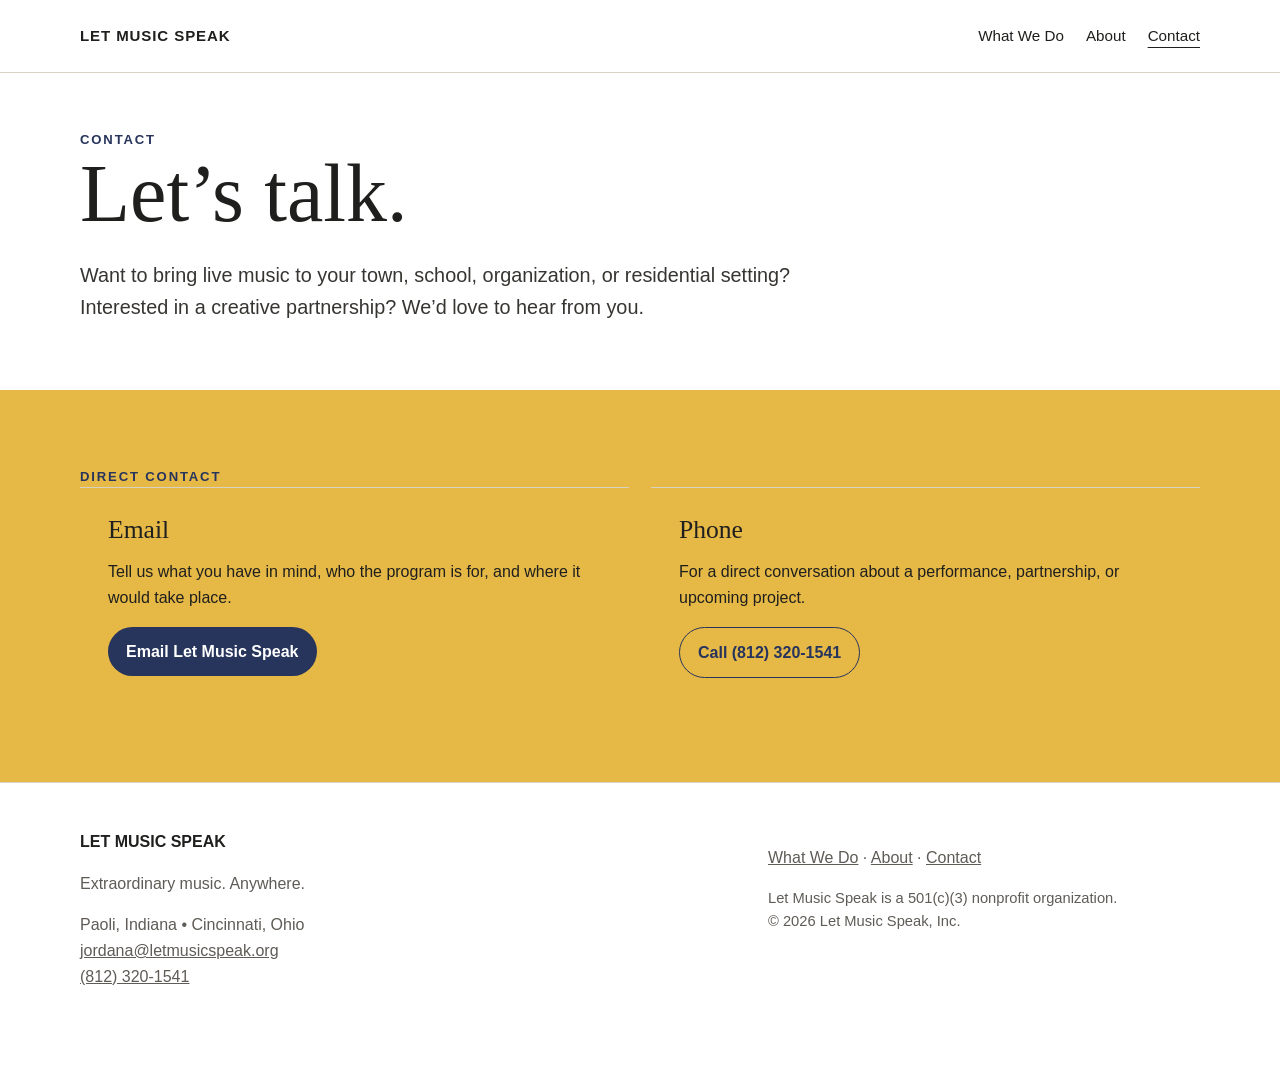
<file: contact.html>
<!doctype html>
<html lang="en">
<head>
  <meta charset="utf-8">
  <meta name="viewport" content="width=device-width, initial-scale=1">
  <title>Contact | Let Music Speak</title>
  <meta name="description" content="Contact Let Music Speak about concerts, PaoliFest: Echoes, workshops, and creative partnerships.">
  <meta property="og:type" content="website">
  <meta property="og:title" content="Contact Let Music Speak">
  <meta property="og:description" content="Ask about bringing a performance to your town, school, organization, or residential setting.">
  <link rel="canonical" href="https://letmusicspeak.org/contact.html">
  <link rel="icon" href="images/favicon.svg?v=20260909b" type="image/svg+xml">
  <link rel="stylesheet" href="styles.css?v=20260910final">
</head>
<body>
<a class="skip-link" href="#main-content">Skip to content</a>

<header class="site-header">
  <div class="container nav">
    <a class="brand" href="index.html">Let Music Speak</a>
    <nav class="nav-links" aria-label="Primary">
      <a href="what-we-do.html">What We Do</a>
      <a href="about.html">About</a>
      <a href="contact.html" aria-current="page">Contact</a>
    </nav>
  </div>
</header>


<main id="main-content">
<section class="hero compact">
  <div class="container">
    <div class="kicker">Contact</div>
    <h1>Let’s talk.</h1>
      <p class="lede">Want to bring live music to your town, school, organization, or residential setting? Interested in a creative partnership? We’d love to hear from you.</p>
  </div>
</section>

<section class="alt">
  <div class="container">
    <div class="kicker">Direct Contact</div>
    <div class="contact-options">
      <div class="contact-option"><h2>Email</h2><p>Tell us what you have in mind, who the program is for, and where it would take place.</p><a class="button" href="mailto:jordana@letmusicspeak.org">Email Let Music Speak</a></div>
      <div class="contact-option"><h2>Phone</h2><p>For a direct conversation about a performance, partnership, or upcoming project.</p><a class="button secondary" href="tel:+18123201541">Call (812) 320-1541</a></div>
    </div>
  </div>
</section>
</main>


<footer class="footer">
  <div class="container footer-grid">
    <div>
      <strong style="color:var(--text)">LET MUSIC SPEAK</strong>
      <p>Extraordinary music. Anywhere.</p>
      <p>Paoli, Indiana • Cincinnati, Ohio<br>
      <a href="mailto:jordana@letmusicspeak.org">jordana@letmusicspeak.org</a><br>
      <a href="tel:+18123201541">(812) 320-1541</a></p>
    </div>
    <div>
      <p><a href="what-we-do.html">What We Do</a> · <a href="about.html">About</a> · <a href="contact.html">Contact</a></p>
      <p class="small">Let Music Speak is a 501(c)(3) nonprofit organization.<br>© 2026 Let Music Speak, Inc.</p>
    </div>
  </div>
</footer>

</body>
</html>
</file>
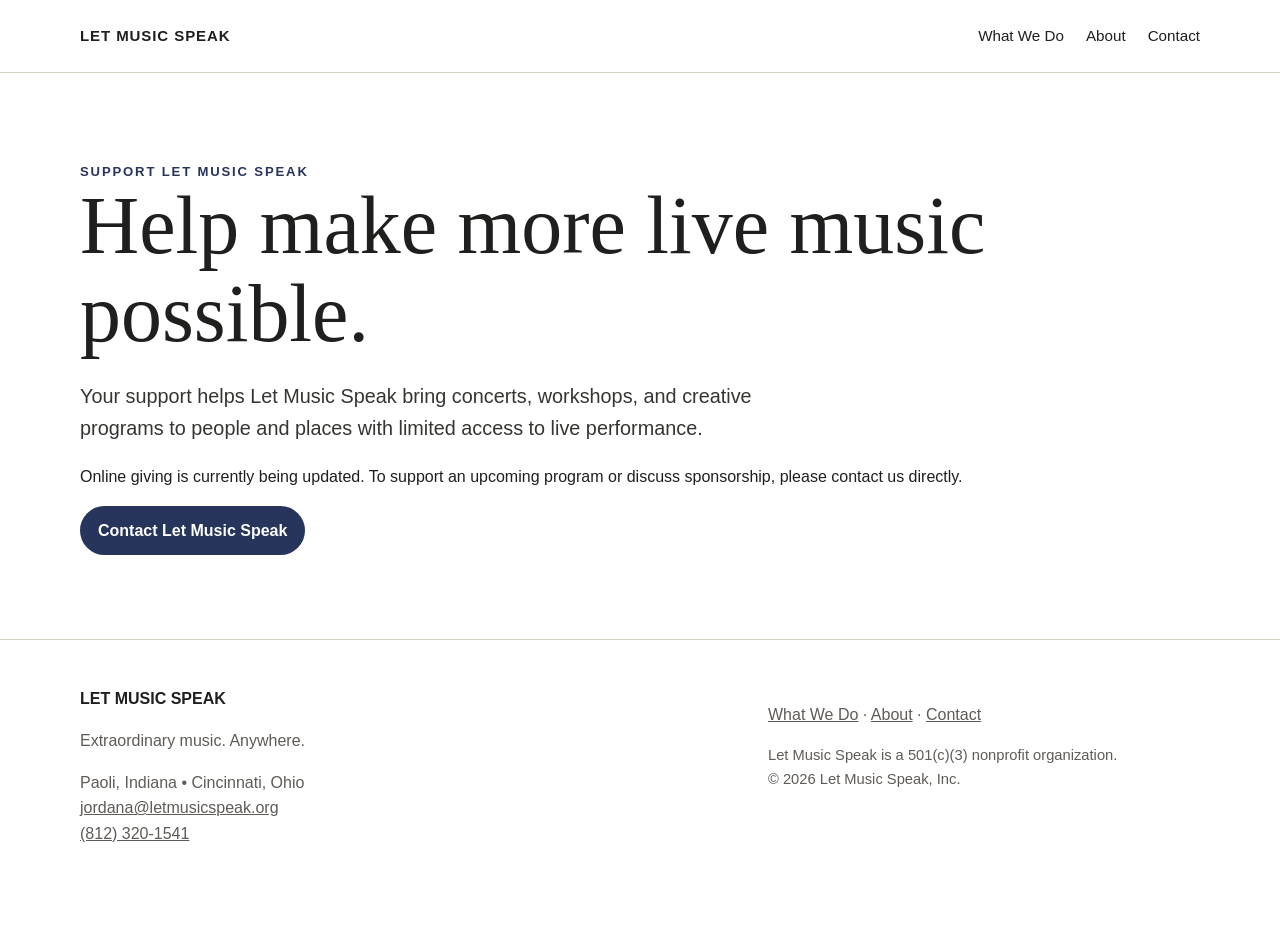
<file: donate.html>
<!doctype html>
<html lang="en">
<head>
  <meta charset="utf-8">
  <meta name="viewport" content="width=device-width, initial-scale=1">
  <title>Donate | Let Music Speak</title>
  <meta name="description" content="Contact Let Music Speak about supporting accessible concerts, workshops, and creative programs.">
  <meta name="robots" content="noindex, nofollow">
  <link rel="icon" href="images/favicon.svg?v=20260909b" type="image/svg+xml">
  <link rel="stylesheet" href="styles.css?v=20260910final">
</head>
<body>
<a class="skip-link" href="#main-content">Skip to content</a>

<header class="site-header">
  <div class="container nav">
    <a class="brand" href="index.html">Let Music Speak</a>
    <nav class="nav-links" aria-label="Primary">
      <a href="what-we-do.html">What We Do</a>
      <a href="about.html">About</a>
      <a href="contact.html">Contact</a>
    </nav>
  </div>
</header>


<main id="main-content">
<section class="hero">
  <div class="container">
    <div class="kicker">Support Let Music Speak</div>
    <h1>Help make more live music possible.</h1>
    <p class="lede">Your support helps Let Music Speak bring concerts, workshops, and creative programs to people and places with limited access to live performance.</p>
    <p>Online giving is currently being updated. To support an upcoming program or discuss sponsorship, please contact us directly.</p>
    <p><a class="button" href="mailto:jordana@letmusicspeak.org?subject=Supporting%20Let%20Music%20Speak">Contact Let Music Speak</a></p>
  </div>
</section>
</main>


<footer class="footer">
  <div class="container footer-grid">
    <div>
      <strong style="color:var(--text)">LET MUSIC SPEAK</strong>
      <p>Extraordinary music. Anywhere.</p>
      <p>Paoli, Indiana • Cincinnati, Ohio<br>
      <a href="mailto:jordana@letmusicspeak.org">jordana@letmusicspeak.org</a><br>
      <a href="tel:+18123201541">(812) 320-1541</a></p>
    </div>
    <div>
      <p><a href="what-we-do.html">What We Do</a> · <a href="about.html">About</a> · <a href="contact.html">Contact</a></p>
      <p class="small">Let Music Speak is a 501(c)(3) nonprofit organization.<br>© 2026 Let Music Speak, Inc.</p>
    </div>
  </div>
</footer>

</body>
</html>
</file>
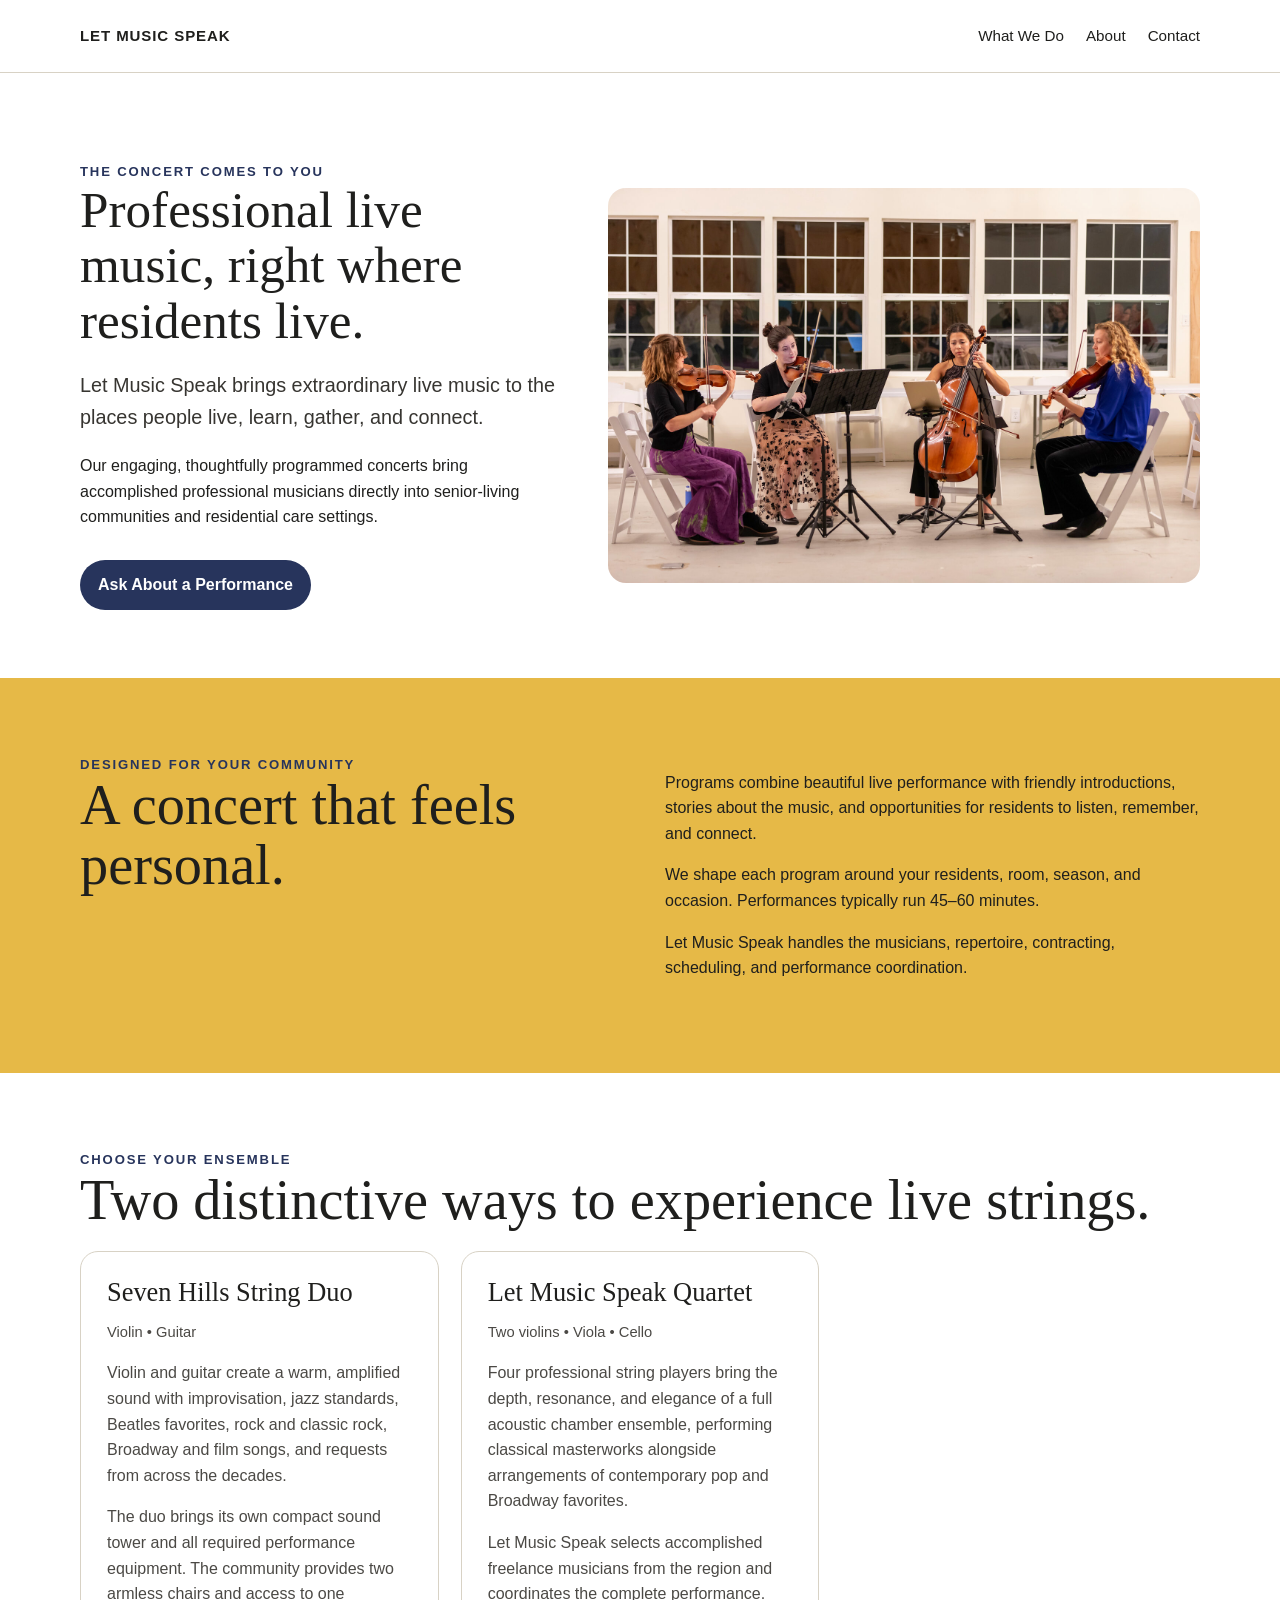
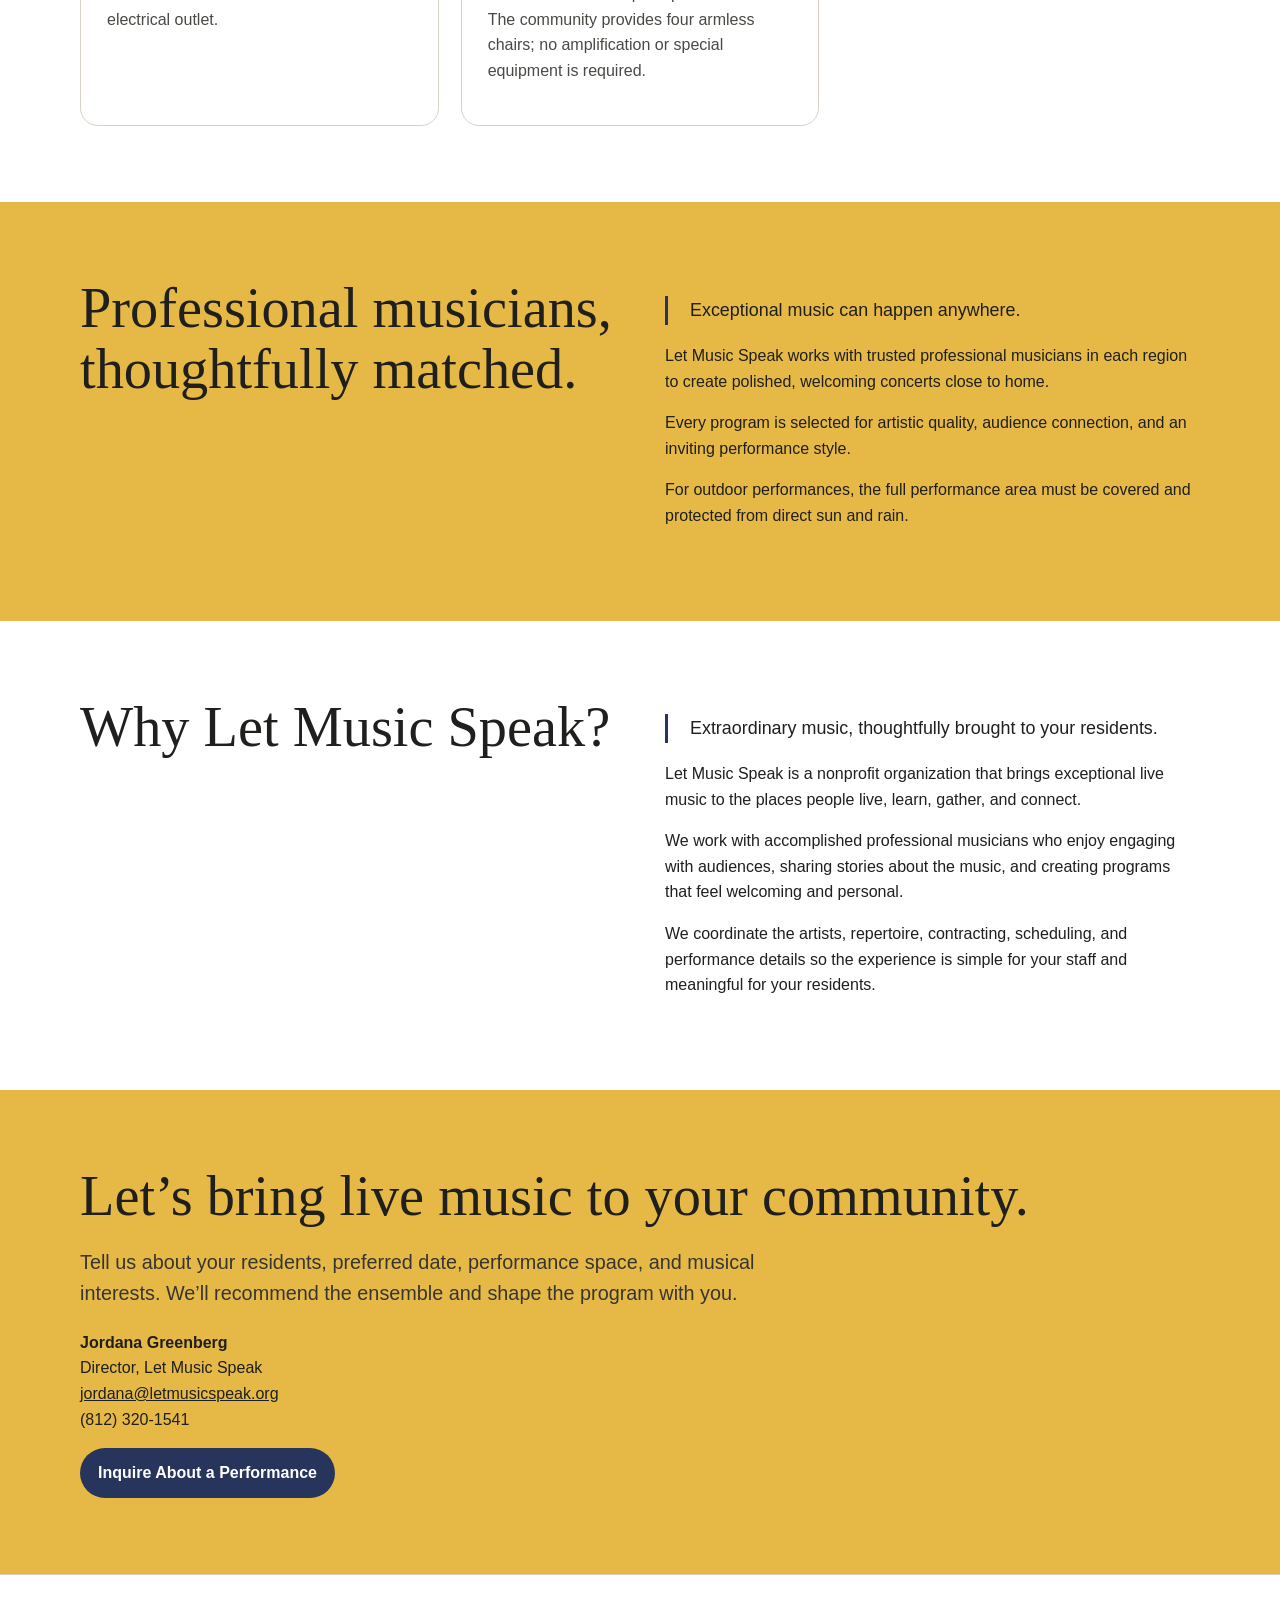
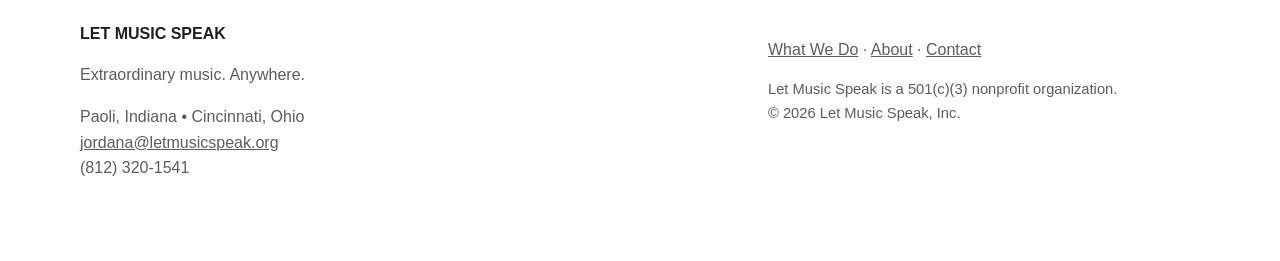
<file: live-music-regional.html>
<!doctype html>
<html lang="en">
<head>
  <meta charset="utf-8">
  <meta name="viewport" content="width=device-width, initial-scale=1">
  <title>Live Music for Senior Communities | Let Music Speak</title>
  <meta name="description" content="Let Music Speak brings professional live music to senior-living communities through the Seven Hills String Duo and locally assembled Let Music Speak Quartet.">
  <link rel="icon" href="favicon.ico" sizes="any">
  <link rel="icon" type="image/png" href="assets/favicon/favicon-512.png">
  <link rel="stylesheet" href="styles.css">
  <style>
    .regional-hero h1 { font-size: clamp(2.6rem, 4vw, 4.25rem); }
    .regional-hero .quartet-hero-media {
      margin: 0;
      border-radius: 18px;
      overflow: hidden;
      aspect-ratio: 3 / 2;
      box-shadow: none;
      align-self: center;
    }
    .regional-hero .quartet-hero-media img {
      display: block;
      width: 100%;
      height: 100%;
      object-fit: cover;
      object-position: center center;
    }
    @media (min-width: 821px) {
      .regional-hero .hero-grid {
        grid-template-columns: minmax(0, .9fr) minmax(0, 1.1fr);
        gap: 44px;
      }
    }
  </style>
</head>
<body>

<header class="site-header">
  <div class="container nav">
    <a class="brand" href="index.html">Let Music Speak</a>
    <nav class="nav-links" aria-label="Primary">
      <a href="what-we-do.html">What We Do</a>
      <a href="about.html">About</a>
      <a href="contact.html">Contact</a>
    </nav>
  </div>
</header>

<main>
<section class="hero regional-hero">
  <div class="container hero-grid">
    <div>
      <div class="kicker">The Concert Comes to You</div>
      <h1>Professional live music, right where residents live.</h1>
      <p class="lede">Let Music Speak brings extraordinary live music to the places people live, learn, gather, and connect.</p>
      <p>Our engaging, thoughtfully programmed concerts bring accomplished professional musicians directly into senior-living communities and residential care settings.</p>
      <div class="hero-actions"><a class="button" href="contact.html">Ask About a Performance</a></div>
    </div>
    <figure class="media hero-media quartet-hero-media" style="box-shadow:none">
      <img src="assets/live-music/string-quartet-performance.jpg" alt="Four professional string musicians performing together" width="1600" height="1067">
    </figure>
  </div>
</section>

<section class="alt">
  <div class="container two-col">
    <div>
      <div class="kicker">Designed for your community</div>
      <h2>A concert that feels personal.</h2>
    </div>
    <div>
      <p>Programs combine beautiful live performance with friendly introductions, stories about the music, and opportunities for residents to listen, remember, and connect.</p>
      <p>We shape each program around your residents, room, season, and occasion. Performances typically run 45–60 minutes.</p>
      <p>Let Music Speak handles the musicians, repertoire, contracting, scheduling, and performance coordination.</p>
    </div>
  </div>
</section>

<section>
  <div class="container">
    <div class="kicker">Choose your ensemble</div>
    <h2>Two distinctive ways to experience live strings.</h2>
    <div class="cards two-cards">
      <article class="card">
        <h3>Seven Hills String Duo</h3>
        <p class="meta">Violin • Guitar</p>
        <p>Violin and guitar create a warm, amplified sound with improvisation, jazz standards, Beatles favorites, rock and classic rock, Broadway and film songs, and requests from across the decades.</p>
        <p>The duo brings its own compact sound tower and all required performance equipment. The community provides two armless chairs and access to one electrical outlet.</p>
      </article>
      <article class="card">
        <h3>Let Music Speak Quartet</h3>
        <p class="meta">Two violins • Viola • Cello</p>
        <p>Four professional string players bring the depth, resonance, and elegance of a full acoustic chamber ensemble, performing classical masterworks alongside arrangements of contemporary pop and Broadway favorites.</p>
        <p>Let Music Speak selects accomplished freelance musicians from the region and coordinates the complete performance. The community provides four armless chairs; no amplification or special equipment is required.</p>
      </article>
    </div>
  </div>
</section>

<section class="alt">
  <div class="container two-col">
    <div><h2>Professional musicians, thoughtfully matched.</h2></div>
    <div>
      <p class="callout">Exceptional music can happen anywhere.</p>
      <p>Let Music Speak works with trusted professional musicians in each region to create polished, welcoming concerts close to home.</p>
      <p>Every program is selected for artistic quality, audience connection, and an inviting performance style.</p>
      <p>For outdoor performances, the full performance area must be covered and protected from direct sun and rain.</p>
    </div>
  </div>
</section>

<section>
  <div class="container two-col">
    <div><h2>Why Let Music Speak?</h2></div>
    <div>
      <p class="callout">Extraordinary music, thoughtfully brought to your residents.</p>
      <p>Let Music Speak is a nonprofit organization that brings exceptional live music to the places people live, learn, gather, and connect.</p>
      <p>We work with accomplished professional musicians who enjoy engaging with audiences, sharing stories about the music, and creating programs that feel welcoming and personal.</p>
      <p>We coordinate the artists, repertoire, contracting, scheduling, and performance details so the experience is simple for your staff and meaningful for your residents.</p>
    </div>
  </div>
</section>

<section class="alt">
  <div class="container">
    <h2>Let’s bring live music to your community.</h2>
    <p class="lede">Tell us about your residents, preferred date, performance space, and musical interests. We’ll recommend the ensemble and shape the program with you.</p>
    <p><strong>Jordana Greenberg</strong><br>Director, Let Music Speak<br>
    <a href="mailto:jordana@letmusicspeak.org">jordana@letmusicspeak.org</a><br>(812) 320-1541</p>
    <a class="button" href="contact.html">Inquire About a Performance</a>
  </div>
</section>
</main>

<footer class="footer">
  <div class="container footer-grid">
    <div>
      <strong style="color:var(--text)">LET MUSIC SPEAK</strong>
      <p>Extraordinary music. Anywhere.</p>
      <p>Paoli, Indiana • Cincinnati, Ohio<br>
      <a href="mailto:jordana@letmusicspeak.org">jordana@letmusicspeak.org</a><br>
      (812) 320-1541</p>
    </div>
    <div>
      <p><a href="what-we-do.html">What We Do</a> · <a href="about.html">About</a> · <a href="contact.html">Contact</a></p>
      <p class="small">Let Music Speak is a 501(c)(3) nonprofit organization.<br>© 2026 Let Music Speak, Inc.</p>
    </div>
  </div>
</footer>

</body>
</html>
</file>
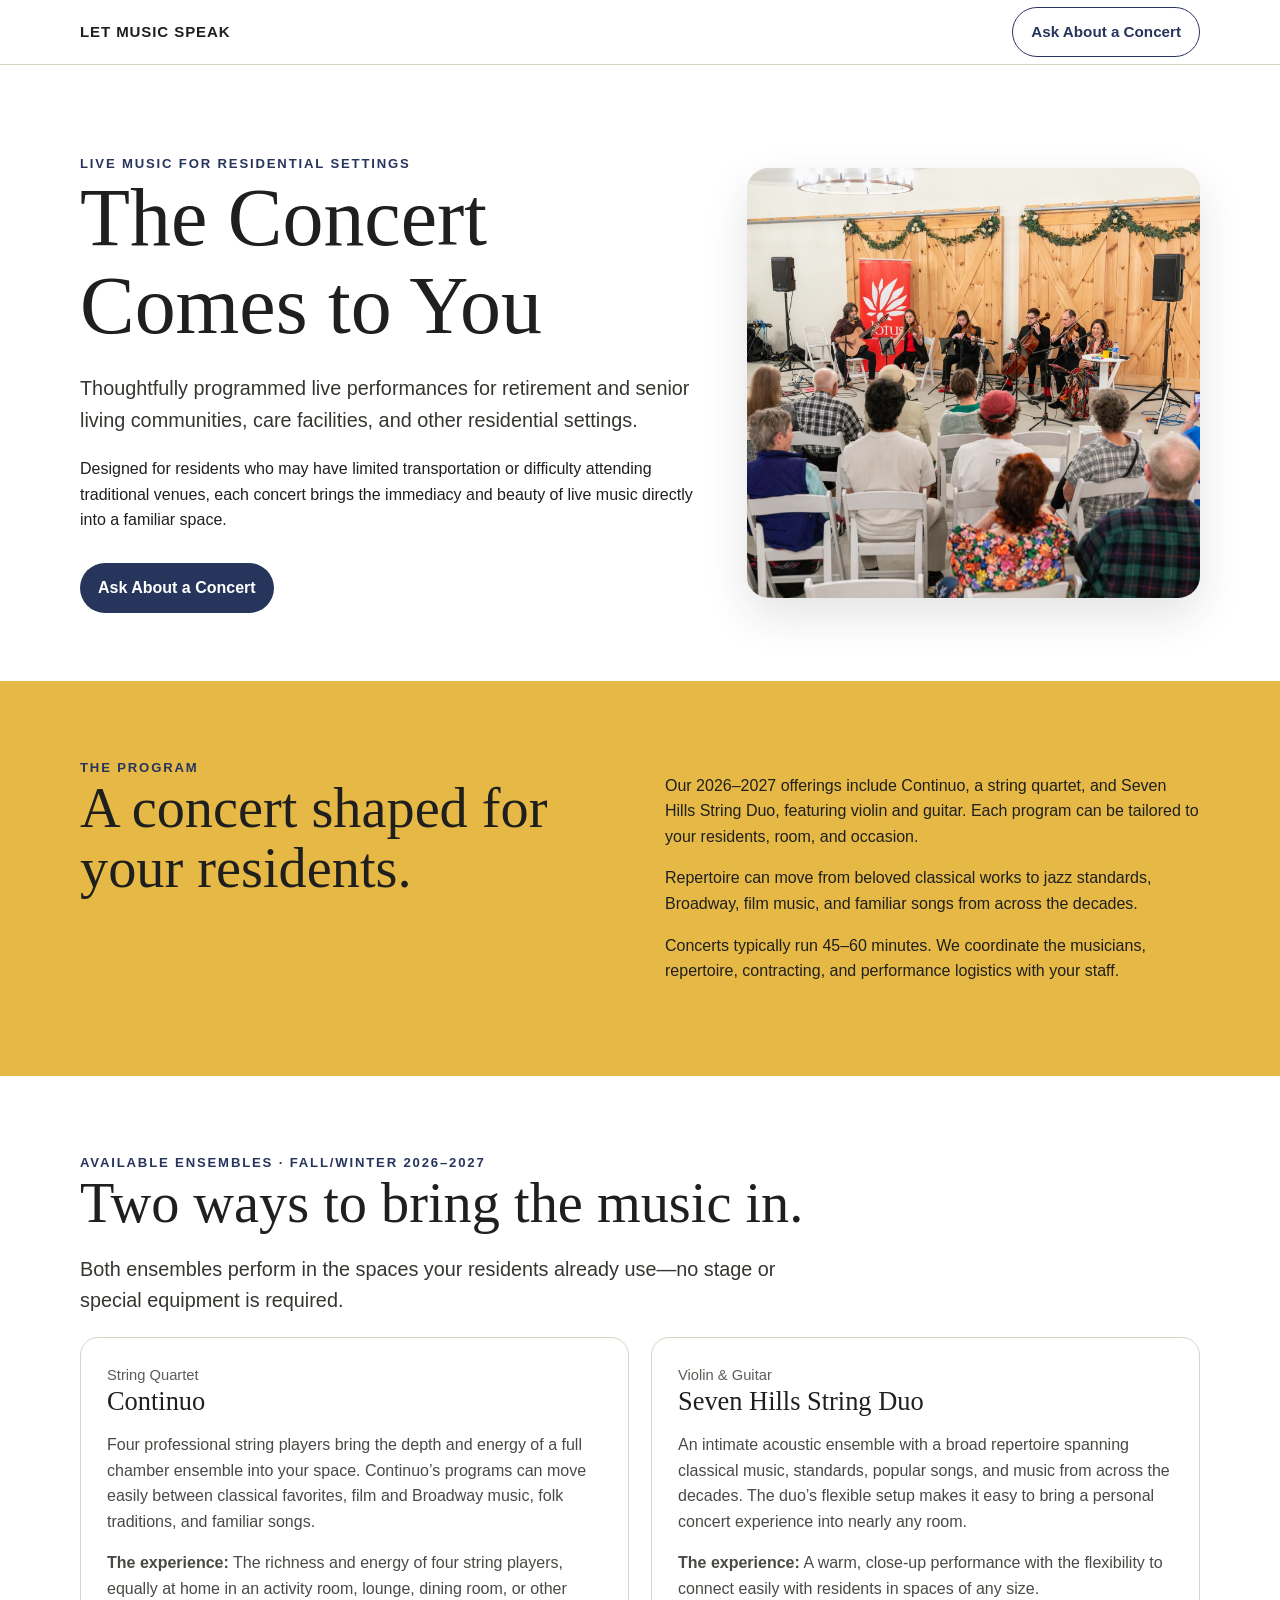
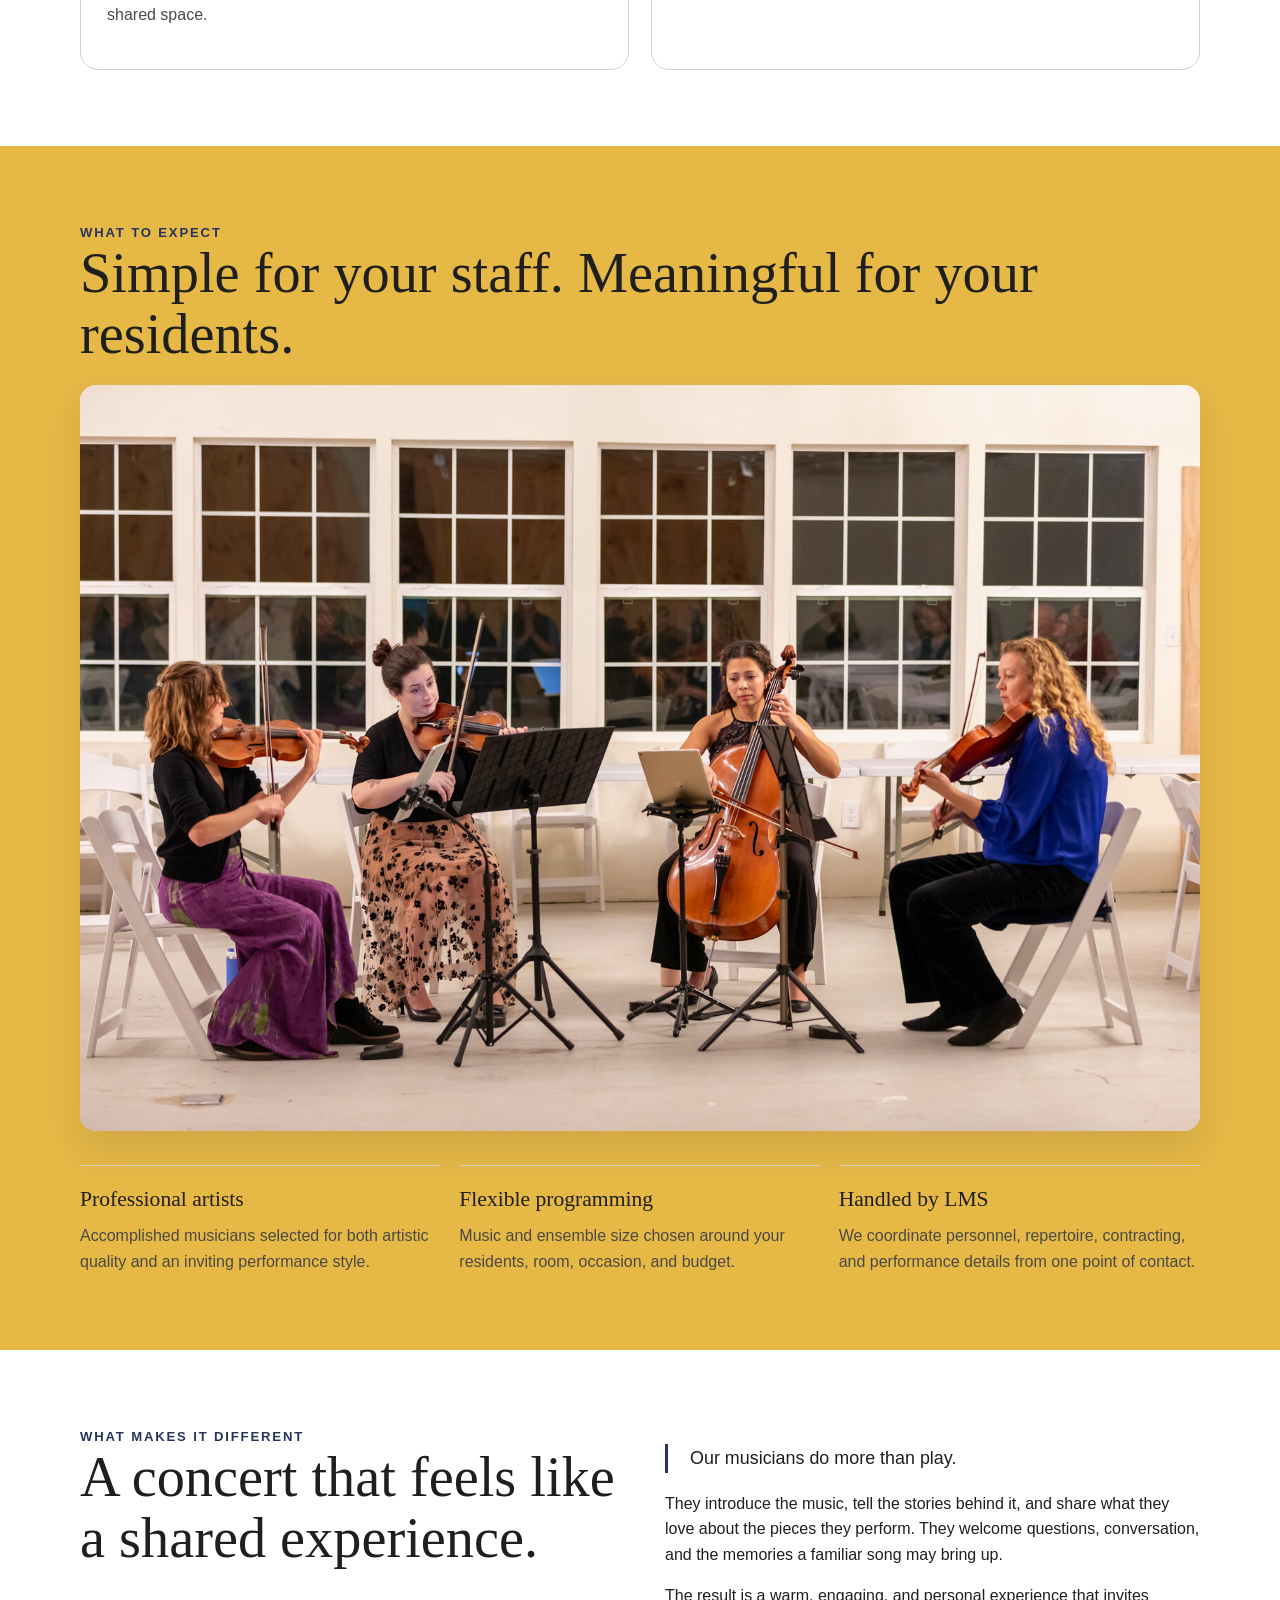
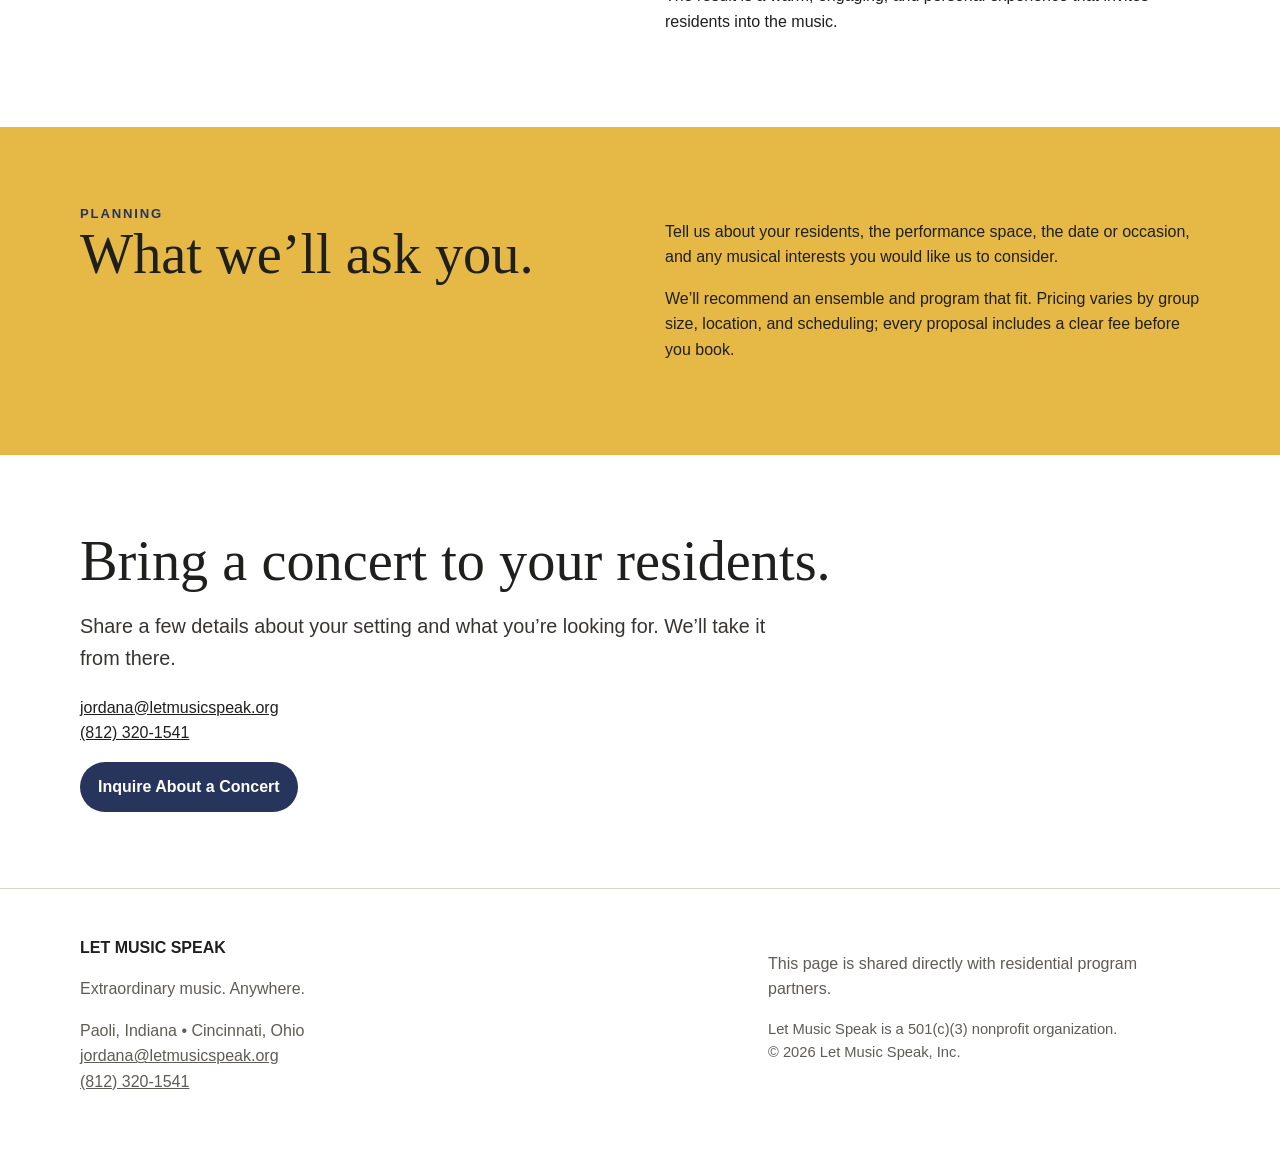
<file: live-music.html>
<!doctype html>
<html lang="en">
<head>
  <meta charset="utf-8">
  <meta name="viewport" content="width=device-width, initial-scale=1">
  <title>The Concert Comes to You | Let Music Speak</title>
  <meta name="description" content="Thoughtfully programmed live concerts for retirement communities, care facilities, and residential settings in Greater Cincinnati.">
  <meta name="robots" content="noindex, nofollow">
  <link rel="icon" href="images/favicon.svg?v=20260909b" type="image/svg+xml">
  <link rel="stylesheet" href="styles.css?v=20260910final">
</head>
<body>
<a class="skip-link" href="#main-content">Skip to content</a>

<header class="site-header pitch-header">
  <div class="container nav">
    <a class="brand" href="index.html">Let Music Speak</a>
    <nav class="nav-links" aria-label="Primary">
      <a class="button secondary" href="mailto:jordana@letmusicspeak.org?subject=Residential%20concert%20inquiry">Ask About a Concert</a>
    </nav>
  </div>
</header>


<main id="main-content">
<section class="hero">
  <div class="container hero-grid">
    <div>
      <div class="kicker">Live Music for Residential Settings</div>
      <h1>The Concert Comes to You</h1>
      <p class="lede">Thoughtfully programmed live performances for retirement and senior living communities, care facilities, and other residential settings.</p>
      <p>Designed for residents who may have limited transportation or difficulty attending traditional venues, each concert brings the immediacy and beauty of live music directly into a familiar space.</p>
      <div class="hero-actions"><a class="button" href="mailto:jordana@letmusicspeak.org?subject=Residential%20concert%20inquiry">Ask About a Concert</a></div>
    </div>
    <figure class="photo"><img src="images/continuo-echoes-concert.jpg" alt="Continuo and guest artists performing at a Let Music Speak event" fetchpriority="high"></figure>
  </div>
</section>

<section class="alt">
  <div class="container two-col">
    <div>
      <div class="kicker">The Program</div>
      <h2>A concert shaped for your residents.</h2>
    </div>
    <div>
      <p>Our 2026–2027 offerings include Continuo, a string quartet, and Seven Hills String Duo, featuring violin and guitar. Each program can be tailored to your residents, room, and occasion.</p>
      <p>Repertoire can move from beloved classical works to jazz standards, Broadway, film music, and familiar songs from across the decades.</p>
      <p>Concerts typically run 45–60 minutes. We coordinate the musicians, repertoire, contracting, and performance logistics with your staff.</p>
    </div>
  </div>
</section>

<section>
  <div class="container">
    <div class="kicker">Available Ensembles · Fall/Winter 2026–2027</div>
    <h2>Two ways to bring the music in.</h2>
    <p class="lede">Both ensembles perform in the spaces your residents already use—no stage or special equipment is required.</p>
    <div class="cards two-up">
      <article class="card">
        <div class="meta">String Quartet</div>
        <h3>Continuo</h3>
        <p>Four professional string players bring the depth and energy of a full chamber ensemble into your space. Continuo’s programs can move easily between classical favorites, film and Broadway music, folk traditions, and familiar songs.</p>
        <p><strong>The experience:</strong> The richness and energy of four string players, equally at home in an activity room, lounge, dining room, or other shared space.</p>
      </article>
      <article class="card">
        <div class="meta">Violin &amp; Guitar</div>
        <h3>Seven Hills String Duo</h3>
        <p>An intimate acoustic ensemble with a broad repertoire spanning classical music, standards, popular songs, and music from across the decades. The duo’s flexible setup makes it easy to bring a personal concert experience into nearly any room.</p>
        <p><strong>The experience:</strong> A warm, close-up performance with the flexibility to connect easily with residents in spaces of any size.</p>
      </article>
    </div>
  </div>
</section>

<section class="alt">
  <div class="container">
    <div class="kicker">What to Expect</div>
    <h2>Simple for your staff. Meaningful for your residents.</h2>
    <figure class="photo section-photo"><img src="images/continuo-lms-quartet.jpg" alt="Continuo String Quartet performing together" loading="lazy"></figure>
    <div class="pitch-details">
      <div class="pitch-detail"><strong>Professional artists</strong><p>Accomplished musicians selected for both artistic quality and an inviting performance style.</p></div>
      <div class="pitch-detail"><strong>Flexible programming</strong><p>Music and ensemble size chosen around your residents, room, occasion, and budget.</p></div>
      <div class="pitch-detail"><strong>Handled by LMS</strong><p>We coordinate personnel, repertoire, contracting, and performance details from one point of contact.</p></div>
    </div>
  </div>
</section>

<section>
  <div class="container two-col">
    <div>
      <div class="kicker">What Makes It Different</div>
      <h2>A concert that feels like a shared experience.</h2>
    </div>
    <div>
      <p class="callout">Our musicians do more than play.</p>
      <p>They introduce the music, tell the stories behind it, and share what they love about the pieces they perform. They welcome questions, conversation, and the memories a familiar song may bring up.</p>
      <p>The result is a warm, engaging, and personal experience that invites residents into the music.</p>
    </div>
  </div>
</section>

<section class="alt">
  <div class="container two-col">
    <div><div class="kicker">Planning</div><h2>What we’ll ask you.</h2></div>
    <div>
      <p>Tell us about your residents, the performance space, the date or occasion, and any musical interests you would like us to consider.</p>
      <p>We’ll recommend an ensemble and program that fit. Pricing varies by group size, location, and scheduling; every proposal includes a clear fee before you book.</p>
    </div>
  </div>
</section>

<section>
  <div class="container">
    <h2>Bring a concert to your residents.</h2>
    <p class="lede">Share a few details about your setting and what you’re looking for. We’ll take it from there.</p>
    <p><a href="mailto:jordana@letmusicspeak.org">jordana@letmusicspeak.org</a><br><a href="tel:+18123201541">(812) 320-1541</a></p>
    <a class="button" href="mailto:jordana@letmusicspeak.org?subject=Residential%20concert%20inquiry">Inquire About a Concert</a>
  </div>
</section>
</main>


<footer class="footer">
  <div class="container footer-grid">
    <div>
      <strong style="color:var(--text)">LET MUSIC SPEAK</strong>
      <p>Extraordinary music. Anywhere.</p>
      <p>Paoli, Indiana • Cincinnati, Ohio<br>
      <a href="mailto:jordana@letmusicspeak.org">jordana@letmusicspeak.org</a><br>
      <a href="tel:+18123201541">(812) 320-1541</a></p>
    </div>
    <div>
      <p>This page is shared directly with residential program partners.</p>
      <p class="small">Let Music Speak is a 501(c)(3) nonprofit organization.<br>© 2026 Let Music Speak, Inc.</p>
    </div>
  </div>
</footer>

</body>
</html>
</file>
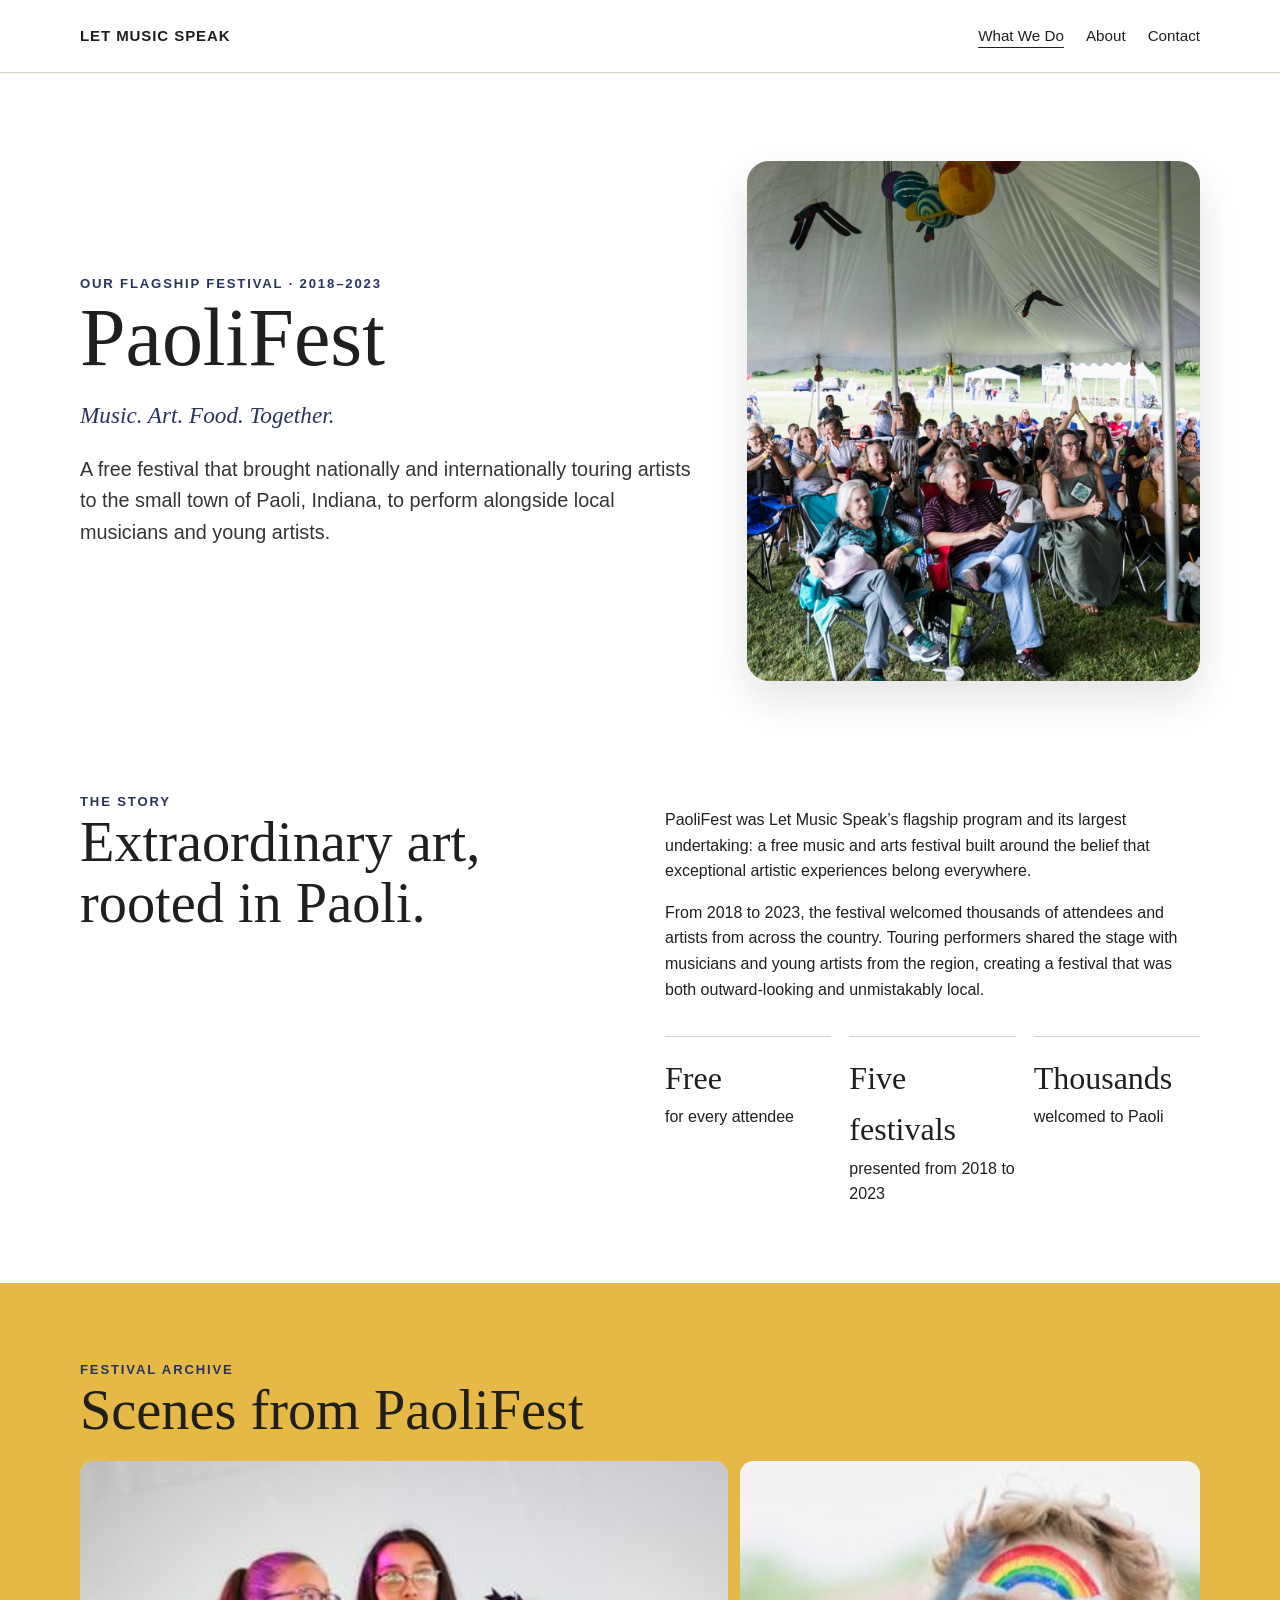
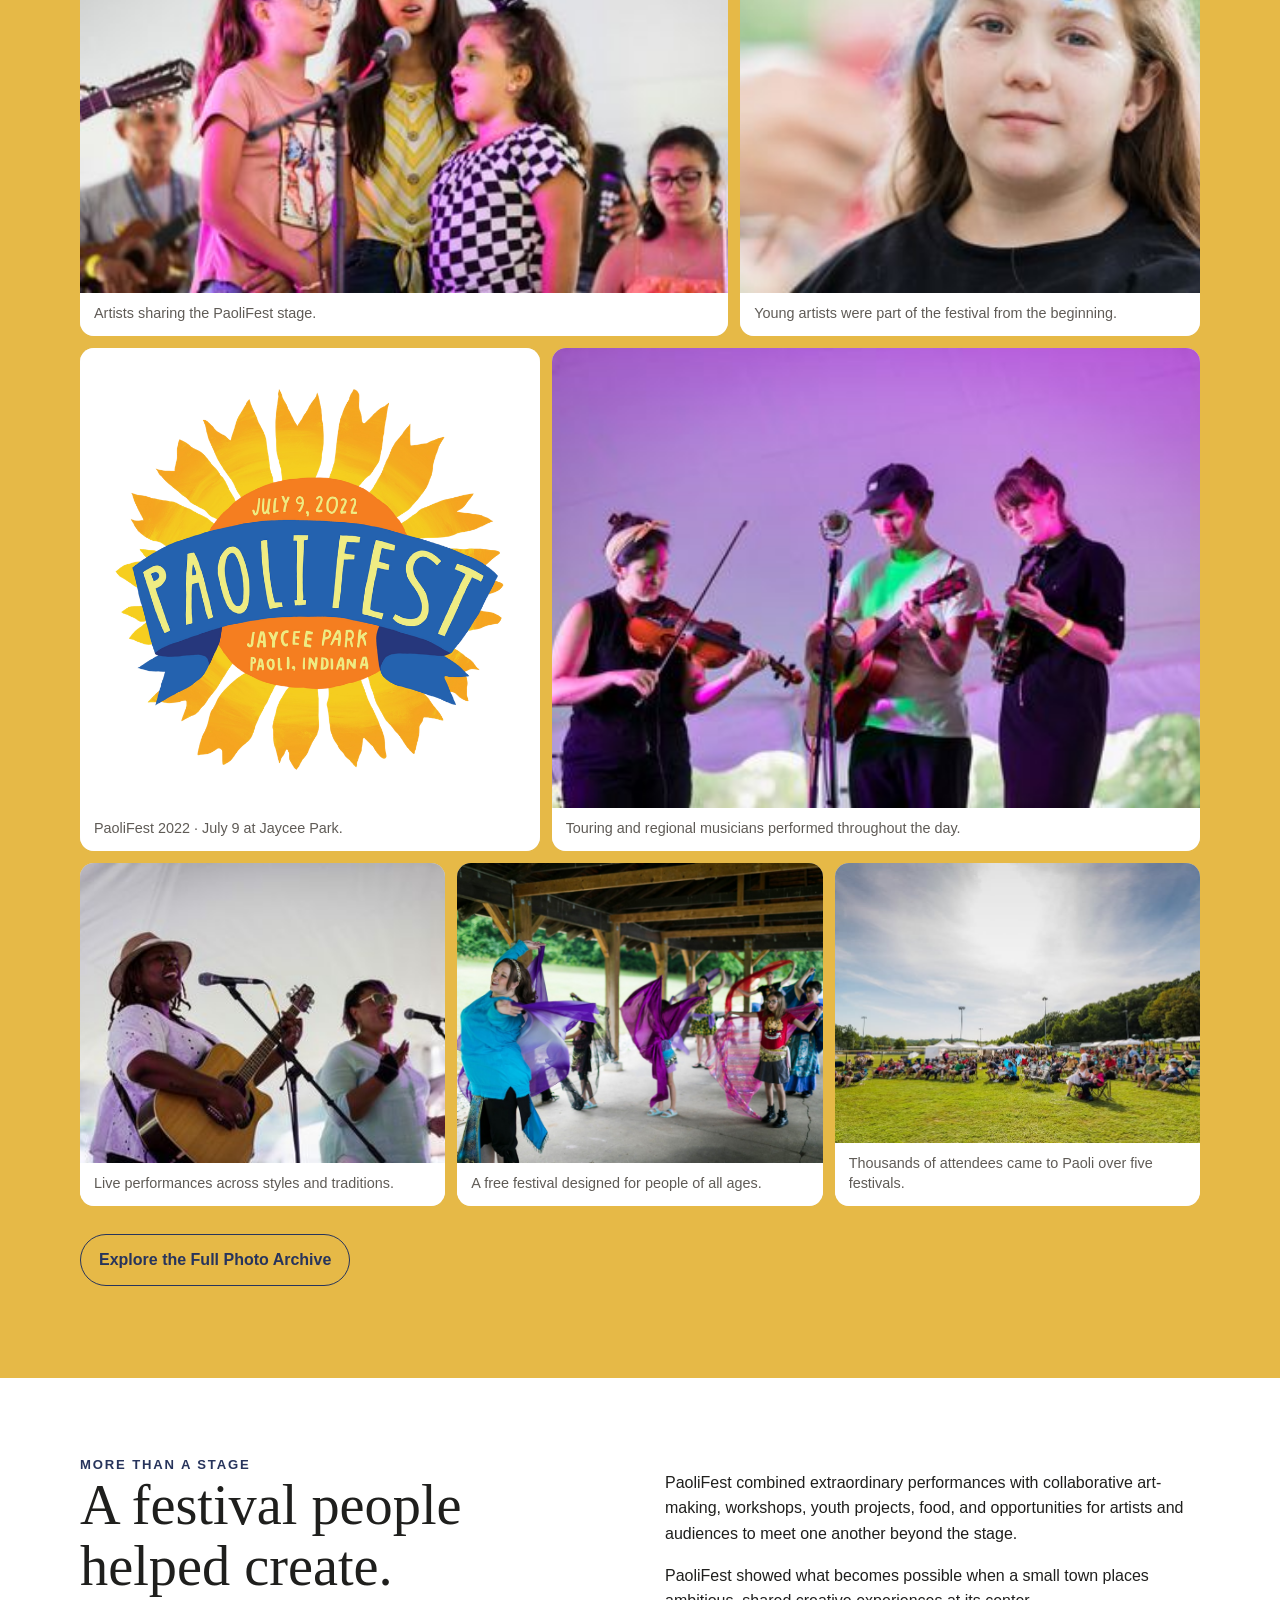
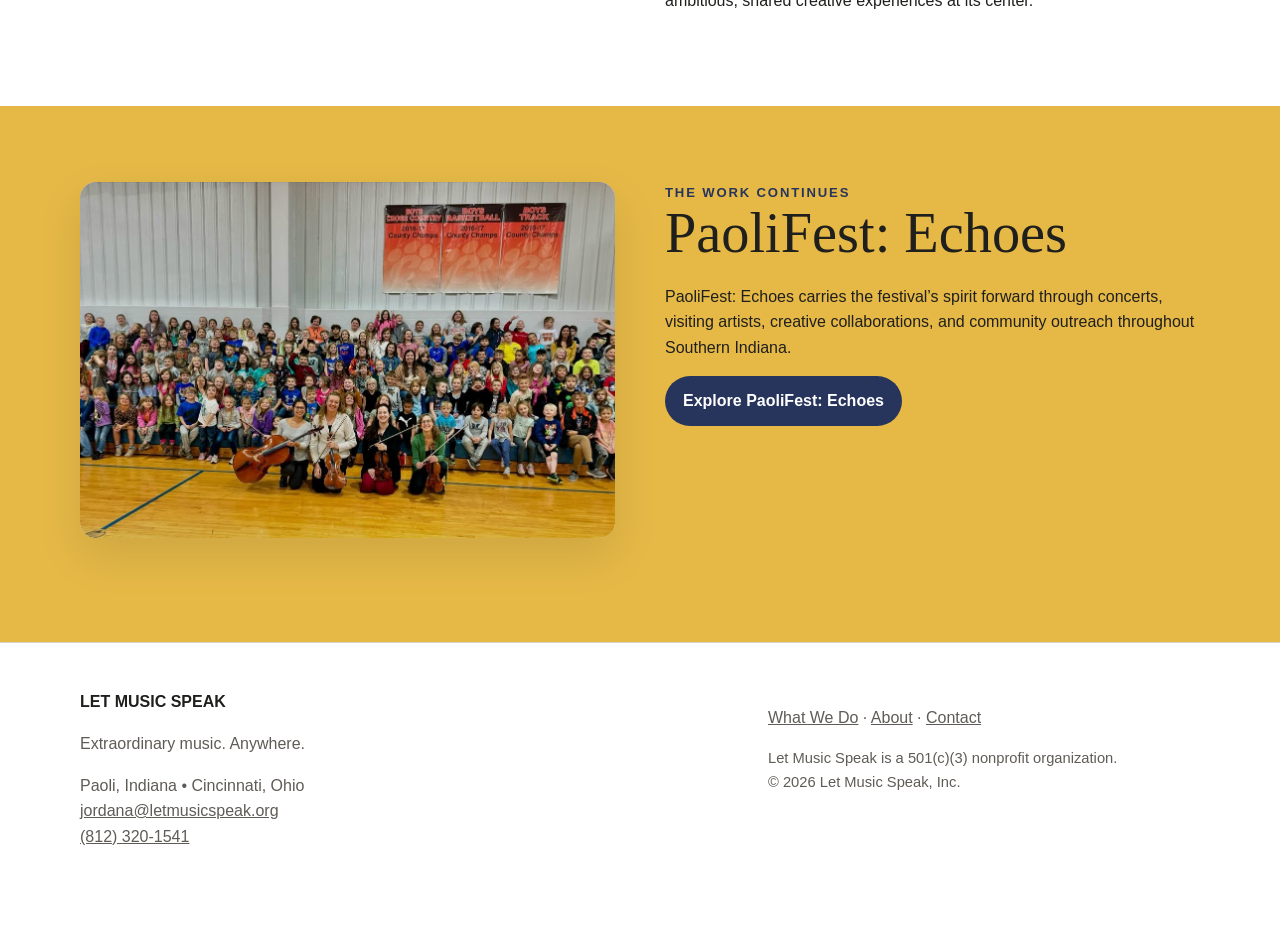
<file: paolifest.html>
<!doctype html>
<html lang="en">
<head>
  <meta charset="utf-8">
  <meta name="viewport" content="width=device-width, initial-scale=1">
  <title>PaoliFest | Let Music Speak</title>
  <meta name="description" content="Explore the history of PaoliFest, Let Music Speak's flagship free music and arts festival in Paoli, Indiana.">
  <meta property="og:type" content="website"><meta property="og:title" content="PaoliFest | Let Music Speak"><meta property="og:description" content="The story and photographs of Let Music Speak’s flagship free music and arts festival in Paoli, Indiana.">
  <link rel="canonical" href="https://letmusicspeak.org/paolifest.html">
  <link rel="icon" href="images/favicon.svg?v=20260909b" type="image/svg+xml">
  <link rel="stylesheet" href="styles.css?v=20260910final">
</head>
<body>
<a class="skip-link" href="#main-content">Skip to content</a>
<header class="site-header">
  <div class="container nav">
    <a class="brand" href="index.html">Let Music Speak</a>
    <nav class="nav-links" aria-label="Primary">
      <a href="what-we-do.html" aria-current="page">What We Do</a><a href="about.html">About</a><a href="contact.html">Contact</a>
    </nav>
  </div>
</header>
<main id="main-content">
<section class="hero festival-hero">
  <div class="container hero-grid">
    <div>
      <div class="kicker">Our Flagship Festival · 2018–2023</div>
      <h1>PaoliFest</h1>
      <p class="tagline">Music. Art. Food. Together.</p>
      <p class="lede">A free festival that brought nationally and internationally touring artists to the small town of Paoli, Indiana, to perform alongside local musicians and young artists.</p>
    </div>
    <figure class="photo"><img src="images/paolifest-audience-hero.jpg" alt="A multigenerational PaoliFest audience gathered under the festival tent" fetchpriority="high"></figure>
  </div>
</section>

<section>
  <div class="container two-col">
    <div><div class="kicker">The Story</div><h2>Extraordinary art, rooted in Paoli.</h2></div>
    <div>
      <p>PaoliFest was Let Music Speak’s flagship program and its largest undertaking: a free music and arts festival built around the belief that exceptional artistic experiences belong everywhere.</p>
      <p>From 2018 to 2023, the festival welcomed thousands of attendees and artists from across the country. Touring performers shared the stage with musicians and young artists from the region, creating a festival that was both outward-looking and unmistakably local.</p>
      <div class="impact-grid" aria-label="PaoliFest at a glance">
        <div class="impact-item"><strong>Free</strong><span>for every attendee</span></div>
        <div class="impact-item"><strong>Five festivals</strong><span>presented from 2018 to 2023</span></div>
        <div class="impact-item"><strong>Thousands</strong><span>welcomed to Paoli</span></div>
      </div>
    </div>
  </div>
</section>

<section class="alt">
  <div class="container">
    <div class="kicker">Festival Archive</div>
    <h2>Scenes from PaoliFest</h2>
    <div class="festival-gallery">
      <figure><img src="images/paolifest-vocalists.jpg" alt="Vocalists performing together on the PaoliFest stage" loading="lazy"><figcaption class="gallery-caption">Artists sharing the PaoliFest stage.</figcaption></figure>
      <figure><img src="images/paolifest-child.jpg" alt="A young PaoliFest participant wearing a flower crown" loading="lazy"><figcaption class="gallery-caption">Young artists were part of the festival from the beginning.</figcaption></figure>
      <figure><img class="festival-mark" src="images/project-paolifest.jpg" alt="PaoliFest 2022 festival artwork" loading="lazy"><figcaption class="gallery-caption">PaoliFest 2022 · July 9 at Jaycee Park.</figcaption></figure>
      <figure><img src="images/paolifest-band.jpg" alt="A band performing for the PaoliFest audience" loading="lazy"><figcaption class="gallery-caption">Touring and regional musicians performed throughout the day.</figcaption></figure>
      <figure><img src="images/paolifest-duo.jpg" alt="Two musicians performing at PaoliFest" loading="lazy"><figcaption class="gallery-caption">Live performances across styles and traditions.</figcaption></figure>
      <figure><img src="images/paolifest-audience-background.jpg" alt="Festival attendees gathered at PaoliFest" loading="lazy"><figcaption class="gallery-caption">A free festival designed for people of all ages.</figcaption></figure>
      <figure><img src="images/paolifest-2019-audience.jpg" alt="A large audience gathered at Jaycee Park for PaoliFest" loading="lazy"><figcaption class="gallery-caption">Thousands of attendees came to Paoli over five festivals.</figcaption></figure>
    </div>
    <p class="archive-link"><a class="button secondary" href="https://www.facebook.com/paolifest/photos/">Explore the Full Photo Archive</a></p>
  </div>
</section>

<section>
  <div class="container two-col">
    <div><div class="kicker">More Than a Stage</div><h2>A festival people helped create.</h2></div>
    <div>
      <p>PaoliFest combined extraordinary performances with collaborative art-making, workshops, youth projects, food, and opportunities for artists and audiences to meet one another beyond the stage.</p>
      <p>PaoliFest showed what becomes possible when a small town places ambitious, shared creative experiences at its center.</p>
    </div>
  </div>
</section>

<section class="alt">
  <div class="container two-col">
    <div><figure class="photo section-photo"><img src="images/continuo-school-group.jpg" alt="Continuo with students after a PaoliFest: Echoes school program" loading="lazy"></figure></div>
    <div><div class="kicker">The Work Continues</div><h2>PaoliFest: Echoes</h2><p>PaoliFest: Echoes carries the festival’s spirit forward through concerts, visiting artists, creative collaborations, and community outreach throughout Southern Indiana.</p><p><a class="button" href="https://www.paolifest.com">Explore PaoliFest: Echoes</a></p></div>
  </div>
</section>
</main>
<footer class="footer"><div class="container footer-grid"><div><strong style="color:var(--text)">LET MUSIC SPEAK</strong><p>Extraordinary music. Anywhere.</p><p>Paoli, Indiana • Cincinnati, Ohio<br><a href="mailto:jordana@letmusicspeak.org">jordana@letmusicspeak.org</a><br><a href="tel:+18123201541">(812) 320-1541</a></p></div><div><p><a href="what-we-do.html">What We Do</a> · <a href="about.html">About</a> · <a href="contact.html">Contact</a></p><p class="small">Let Music Speak is a 501(c)(3) nonprofit organization.<br>© 2026 Let Music Speak, Inc.</p></div></div></footer>
</body>
</html>
</file>
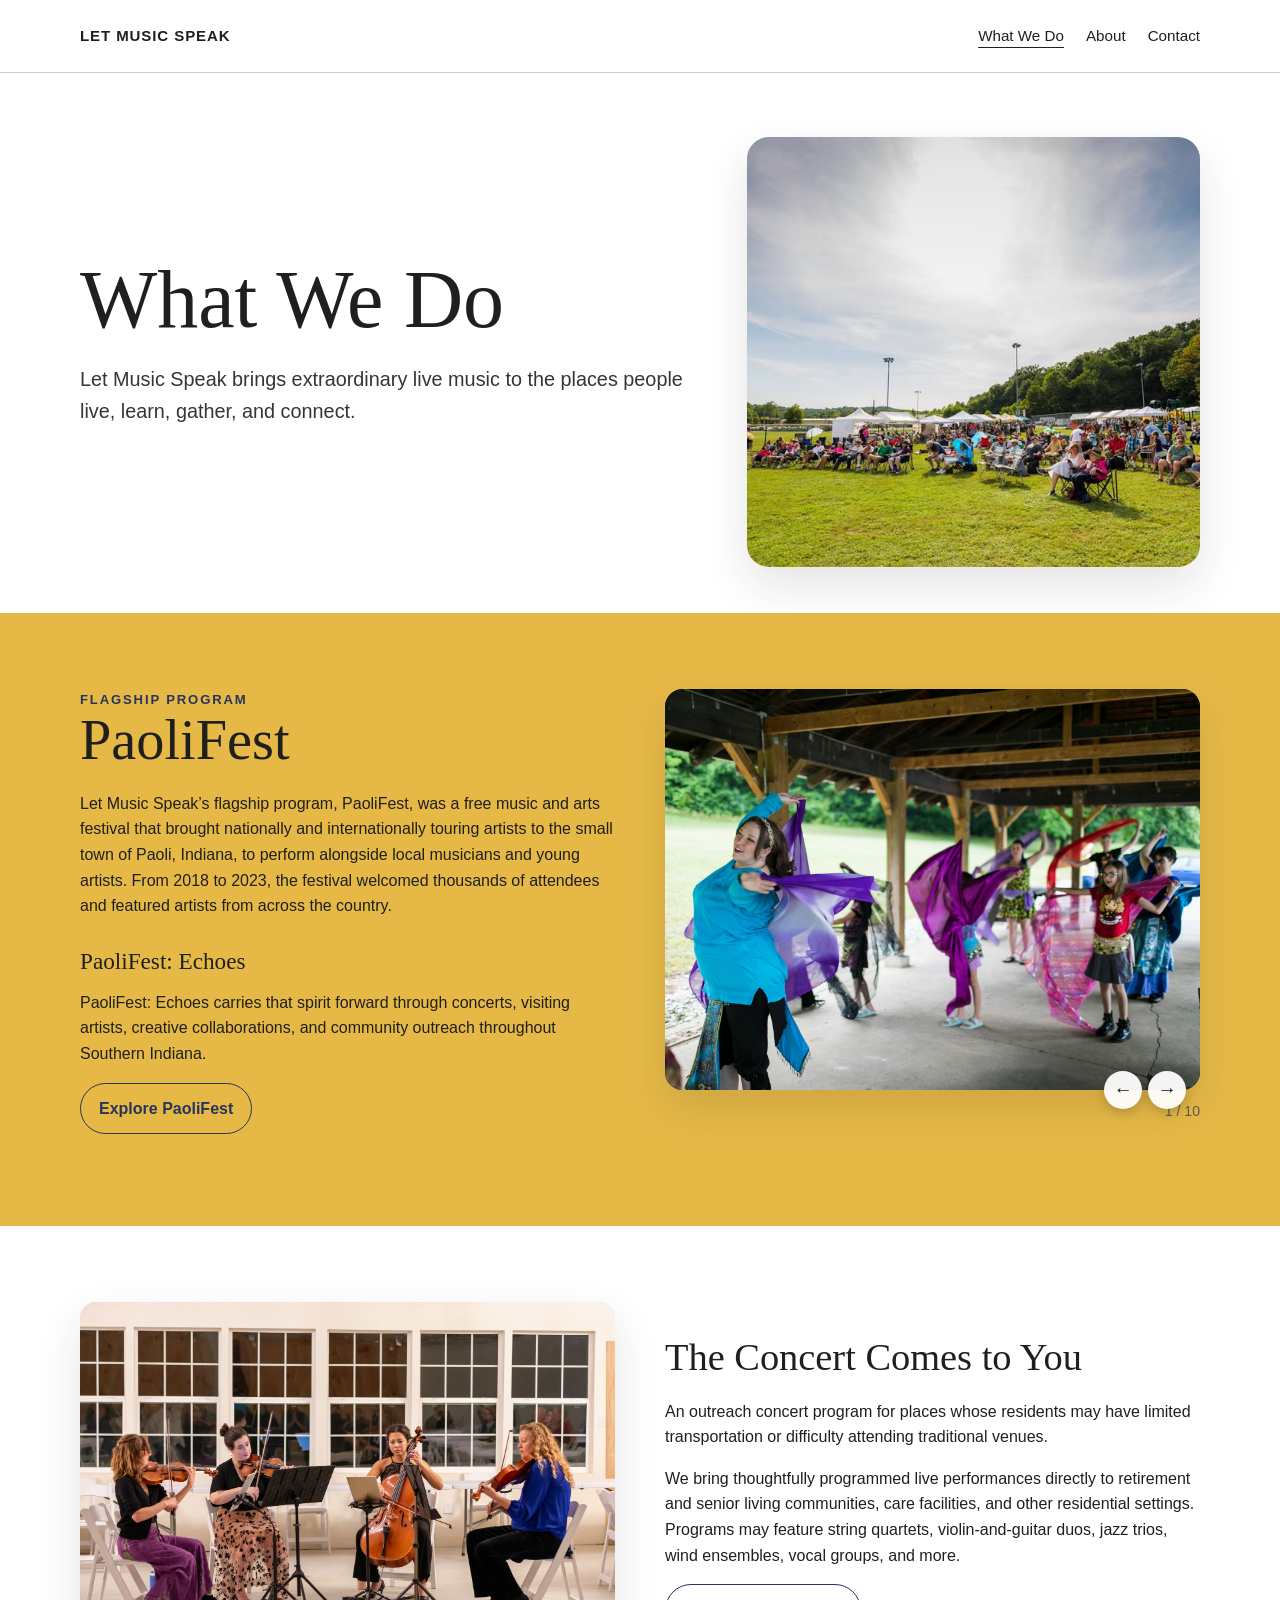
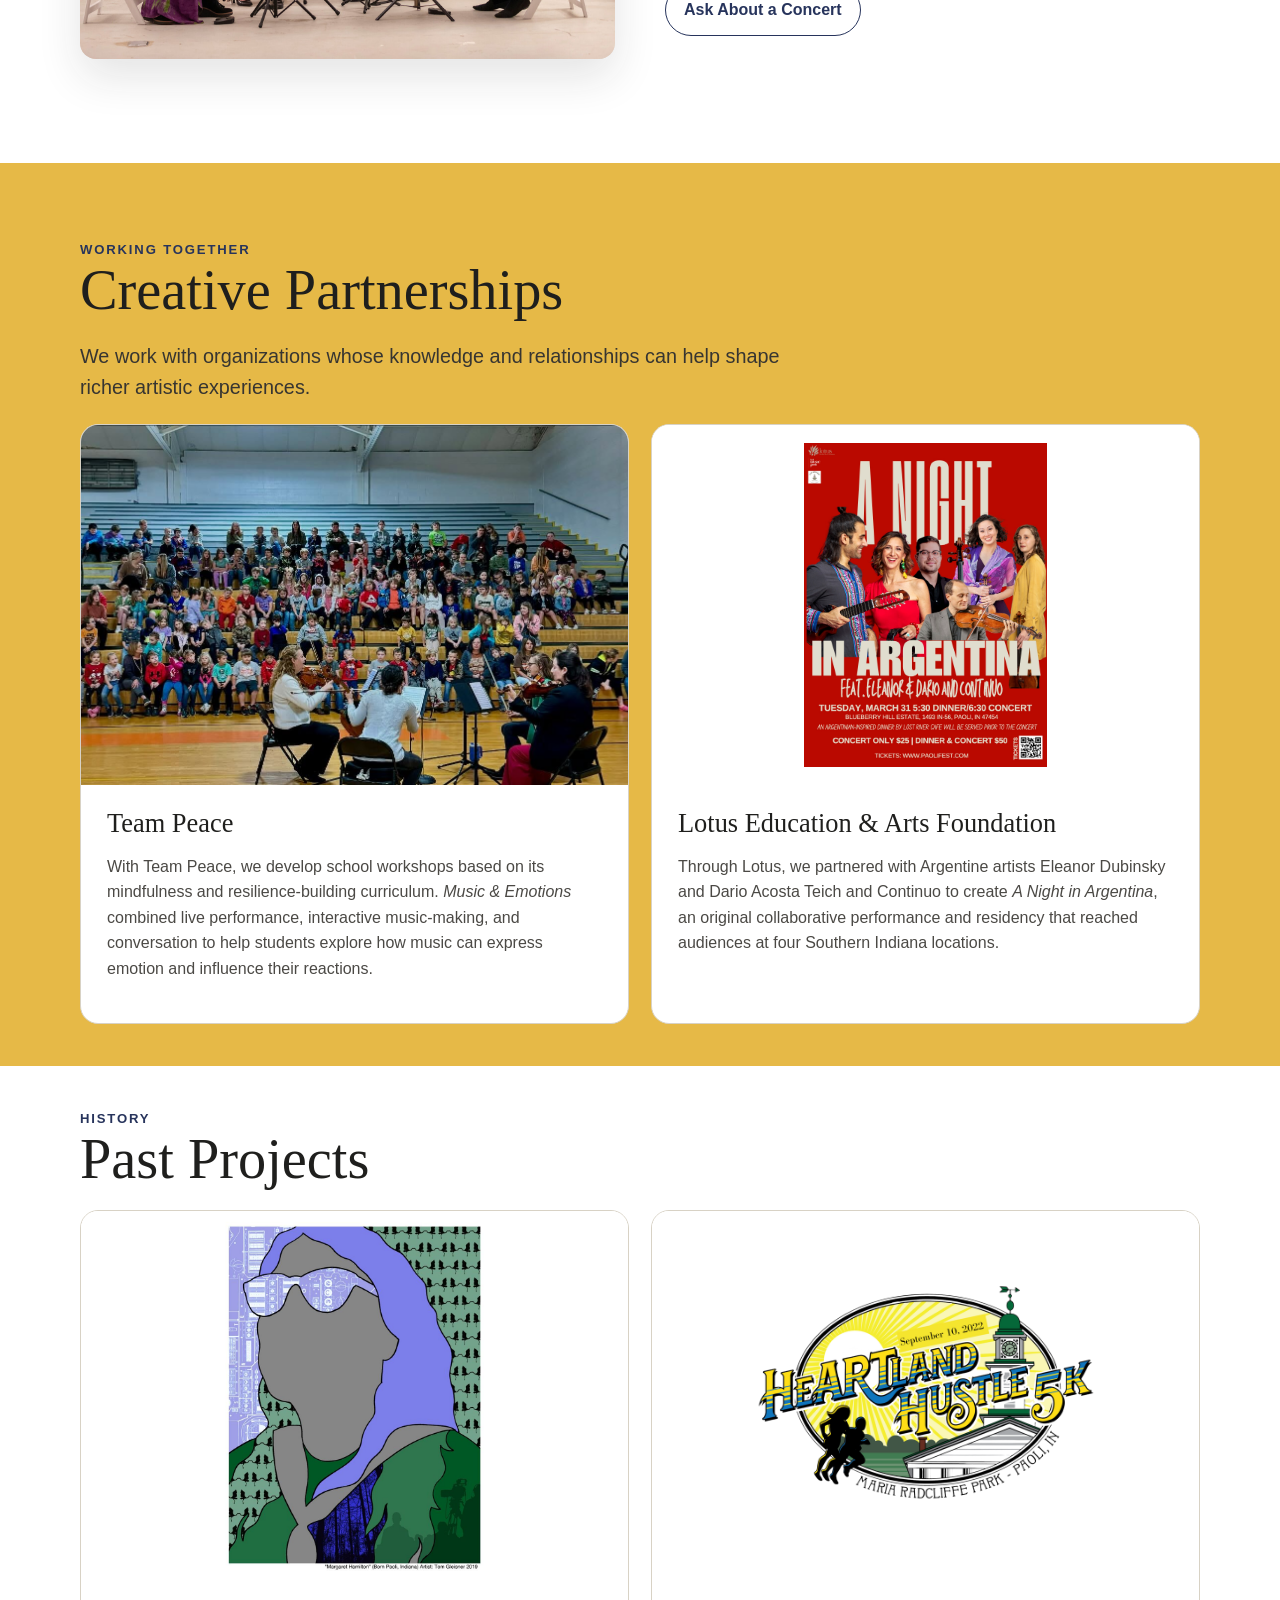
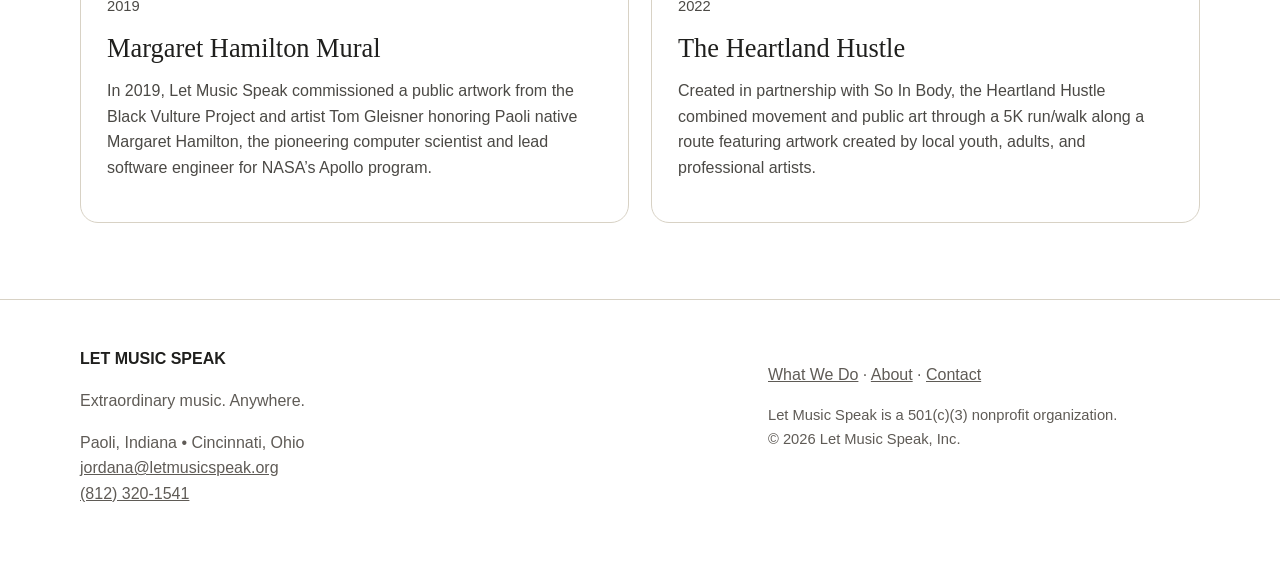
<file: what-we-do.html>
<!doctype html>
<html lang="en">
<head>
  <meta charset="utf-8">
  <meta name="viewport" content="width=device-width, initial-scale=1">
  <title>What We Do | Let Music Speak</title>
  <meta name="description" content="Explore Let Music Speak programs: PaoliFest, PaoliFest: Echoes, residential concerts, school workshops, and creative partnerships.">
  <meta property="og:type" content="website"><meta property="og:title" content="What We Do | Let Music Speak"><meta property="og:description" content="Festivals, concerts, workshops, and creative partnerships that bring extraordinary music to more people.">
  <link rel="canonical" href="https://letmusicspeak.org/what-we-do.html">
  <link rel="icon" href="images/favicon.svg?v=20260909b" type="image/svg+xml">
  <link rel="stylesheet" href="styles.css?v=20260910final">
  <script src="carousel.js?v=20260906a" defer></script>
</head>
<body>
<a class="skip-link" href="#main-content">Skip to content</a>
<header class="site-header">
  <div class="container nav">
    <a class="brand" href="index.html">Let Music Speak</a>
    <nav class="nav-links" aria-label="Primary">
      <a href="what-we-do.html" aria-current="page">What We Do</a><a href="about.html">About</a><a href="contact.html">Contact</a>
    </nav>
  </div>
</header>
<main id="main-content">
<section class="hero page-hero"><div class="container hero-grid"><div><h1>What We Do</h1><p class="lede">Let Music Speak brings extraordinary live music to the places people live, learn, gather, and connect.</p></div><figure class="photo page-hero-photo"><img src="images/paolifest-2019-audience.jpg" alt="A large PaoliFest audience gathered for a live performance" fetchpriority="high"></figure></div></section>

<section class="alt" id="echoes"><div class="container two-col"><div><div class="kicker">Flagship Program</div><h2>PaoliFest</h2><p>Let Music Speak’s flagship program, PaoliFest, was a free music and arts festival that brought nationally and internationally touring artists to the small town of Paoli, Indiana, to perform alongside local musicians and young artists. From 2018 to 2023, the festival welcomed thousands of attendees and featured artists from across the country.</p><h3 class="section-subhead">PaoliFest: Echoes</h3><p>PaoliFest: Echoes carries that spirit forward through concerts, visiting artists, creative collaborations, and community outreach throughout Southern Indiana.</p><p><a class="button secondary" href="paolifest.html">Explore PaoliFest</a></p></div><div class="festival-carousel" data-carousel aria-label="PaoliFest photo highlights">
  <div class="festival-carousel-viewport">
    <figure class="festival-carousel-slide is-active"><img src="images/paolifest-audience-background.jpg" alt="Children and adults taking part in a PaoliFest movement workshop"></figure>
    <figure class="festival-carousel-slide"><img src="images/paolifest-2018-55.jpg" alt="A guitarist and sitar player performing on the PaoliFest stage" loading="lazy"></figure>
    <figure class="festival-carousel-slide"><img src="images/paolifest-2018-89.jpg" alt="Audience members enjoying an evening performance at PaoliFest" loading="lazy"></figure>
    <figure class="festival-carousel-slide"><img src="images/paolifest-2019-night.jpg" alt="PaoliFest at night with a fire performer, tents, and festivalgoers" loading="lazy"></figure>
    <figure class="festival-carousel-slide"><img src="images/paolifest-2019-children-hats.jpg" alt="Three children wearing colorful handmade hats at PaoliFest" loading="lazy"></figure>
    <figure class="festival-carousel-slide portrait-focus"><img src="images/paolifest-2019-guitarist.jpg" alt="A singer and guitarist performing at PaoliFest" loading="lazy"></figure>
    <figure class="festival-carousel-slide portrait-focus"><img src="images/paolifest-2019-young-singer.jpg" alt="A young singer performing under the PaoliFest stage lights" loading="lazy"></figure>
    <figure class="festival-carousel-slide portrait-focus"><img src="images/paolifest-2019-vocalist.jpg" alt="A vocalist smiling during her PaoliFest performance" loading="lazy"></figure>
    <figure class="festival-carousel-slide"><img src="images/paolifest-2019-daytime-crowd.jpg" alt="A large daytime audience gathered on the lawn at PaoliFest" loading="lazy"></figure>
    <figure class="festival-carousel-slide portrait-focus"><img src="images/paolifest-2019-juggler.jpg" alt="A juggler performing outdoors for the PaoliFest audience" loading="lazy"></figure>
  </div>
  <button class="carousel-control carousel-previous" type="button" aria-label="Previous PaoliFest photo">&#8592;</button>
  <button class="carousel-control carousel-next" type="button" aria-label="Next PaoliFest photo">&#8594;</button>
  <p class="carousel-count" aria-live="polite"><span data-carousel-current>1</span> / 10</p>
</div></div></section>

<section id="concerts"><div class="container two-col concert-section"><div><figure class="photo section-photo"><img src="images/continuo-lms-quartet.jpg" alt="A string quartet performing a Let Music Speak concert" loading="lazy"></figure></div><div><h2>The Concert Comes to You</h2><p>An outreach concert program for places whose residents may have limited transportation or difficulty attending traditional venues.</p><p>We bring thoughtfully programmed live performances directly to retirement and senior living communities, care facilities, and other residential settings. Programs may feature string quartets, violin-and-guitar duos, jazz trios, wind ensembles, vocal groups, and more.</p><p><a class="button secondary" href="contact.html">Ask About a Concert</a></p></div></div></section>

<section class="alt outreach-section" id="outreach"><div class="container"><div class="kicker">Working Together</div><h2>Creative Partnerships</h2><p class="lede">We work with organizations whose knowledge and relationships can help shape richer artistic experiences.</p><div class="cards two-up"><article class="card"><img class="card-photo partnership-art partnership-photo" src="images/continuo-school-performance.jpg" alt="Continuo performing for students during a Let Music Speak school workshop" loading="lazy"><h3>Team Peace</h3><p>With Team Peace, we develop school workshops based on its mindfulness and resilience-building curriculum. <em>Music &amp; Emotions</em> combined live performance, interactive music-making, and conversation to help students explore how music can express emotion and influence their reactions.</p></article><article class="card"><img class="card-photo contain partnership-art" src="images/recent-night-argentina.jpg" alt="A Night in Argentina event poster" loading="lazy"><h3>Lotus Education &amp; Arts Foundation</h3><p>Through Lotus, we partnered with Argentine artists Eleanor Dubinsky and Dario Acosta Teich and Continuo to create <em>A Night in Argentina</em>, an original collaborative performance and residency that reached audiences at four Southern Indiana locations.</p></article></div></div></section>

<section class="past-projects"><div class="container"><div class="kicker">History</div><h2>Past Projects</h2><div class="cards two-up"><article class="card"><div class="card-art-frame"><img class="past-project-art mural-art" src="images/project-margaret-hamilton-mural.jpg" alt="Margaret Hamilton mural artwork by Tom Gleisner" loading="lazy"></div><p class="meta">2019</p><h3>Margaret Hamilton Mural</h3><p>In 2019, Let Music Speak commissioned a public artwork from the Black Vulture Project and artist Tom Gleisner honoring Paoli native Margaret Hamilton, the pioneering computer scientist and lead software engineer for NASA’s Apollo program.</p></article><article class="card"><div class="card-art-frame"><img class="past-project-art heartland-art" src="images/project-heartland-hustle-logo.png" alt="Heartland Hustle 5K event artwork" loading="lazy"></div><p class="meta">2022</p><h3>The Heartland Hustle</h3><p>Created in partnership with So In Body, the Heartland Hustle combined movement and public art through a 5K run/walk along a route featuring artwork created by local youth, adults, and professional artists.</p></article></div></div></section>
</main>
<footer class="footer"><div class="container footer-grid"><div><strong style="color:var(--text)">LET MUSIC SPEAK</strong><p>Extraordinary music. Anywhere.</p><p>Paoli, Indiana • Cincinnati, Ohio<br><a href="mailto:jordana@letmusicspeak.org">jordana@letmusicspeak.org</a><br><a href="tel:+18123201541">(812) 320-1541</a></p></div><div><p><a href="what-we-do.html">What We Do</a> · <a href="about.html">About</a> · <a href="contact.html">Contact</a></p><p class="small">Let Music Speak is a 501(c)(3) nonprofit organization.<br>© 2026 Let Music Speak, Inc.</p></div></div></footer>
</body></html>
</file>
<file: styles.css>
:root{
  --bg:#ffffff;
  --text:#1f1f1d;
  --muted:#5f5b56;
  --accent:#27345c;
  --kicker:#27345c;
  --line:#d8d2c5;
  --card:#ffffff;
  --alt:#e6b947;
  --header:rgba(255,255,255,.96);
  --button-bg:#27345c;
  --button-text:#ffffff;
  --max:1120px;
}
*{box-sizing:border-box}
html{scroll-behavior:smooth}
body{
  margin:0;
  font-family: Arial, Helvetica, sans-serif;
  background:var(--bg);
  color:var(--text);
  line-height:1.6;
}
a{color:inherit}
.skip-link{
  position:fixed;left:16px;top:12px;z-index:100;
  padding:10px 14px;border-radius:8px;background:var(--text);color:#fff;
  transform:translateY(-160%);transition:transform .15s ease
}
.skip-link:focus{transform:translateY(0)}
a:focus-visible,button:focus-visible,input:focus-visible,textarea:focus-visible,select:focus-visible{
  outline:3px solid var(--accent);outline-offset:3px
}
.nowrap{white-space:nowrap}
img{max-width:100%;display:block}
.container{width:min(var(--max),calc(100% - 40px));margin:0 auto}
.site-header{
  position:sticky;top:0;z-index:20;
  background:var(--header);
  border-bottom:1px solid var(--line);
  backdrop-filter:blur(10px);
}
.nav{
  min-height:72px;display:flex;align-items:center;justify-content:space-between;gap:24px
}
.brand{
  text-decoration:none;font-weight:700;letter-spacing:.06em;text-transform:uppercase;font-size:.94rem
}
.nav-links{display:flex;align-items:center;gap:22px;flex-wrap:wrap}
.nav-links a{text-decoration:none;font-size:.95rem}
.nav-links a:hover{text-decoration:underline}
.nav-links a[aria-current="page"]:not(.button){text-decoration:underline;text-underline-offset:6px}
.button{
  display:inline-block;padding:12px 18px;border-radius:999px;
  background:var(--button-bg);color:var(--button-text);text-decoration:none;font-weight:700
}
.button.secondary{background:transparent;color:var(--button-bg);border:1px solid var(--button-bg)}
.hero{padding:88px 0 68px}
.hero.compact{padding:56px 0 46px}
.page-hero{padding:64px 0 46px}
.page-hero h1{margin-bottom:16px}
.page-hero-photo img{min-height:0;aspect-ratio:3/2}
.hero-grid{display:grid;grid-template-columns:1.15fr .85fr;gap:54px;align-items:center}
.home-hero .container{width:min(1280px,calc(100% - 40px))}
.home-hero .hero-grid{grid-template-columns:minmax(0,.9fr) minmax(0,1.1fr);gap:48px}
.home-hero .photo-hero img{min-height:0;aspect-ratio:4/3}
.kicker{font-size:.82rem;letter-spacing:.14em;text-transform:uppercase;color:var(--kicker);font-weight:700}
h1,h2,h3{
  font-family: Georgia, 'Times New Roman', serif;
  line-height:1.08;
  font-weight:500;
  margin-top:0;
}
h1{font-size:clamp(3rem,6.4vw,5.5rem);margin-bottom:22px}
h2{font-size:clamp(2rem,4.4vw,3.8rem);margin-bottom:20px}
h3{font-size:1.65rem;margin-bottom:10px}
.lede{font-size:1.24rem;max-width:720px;color:#373531}
.tagline{font-family:Georgia,'Times New Roman',serif;font-size:1.45rem;font-style:italic;color:var(--accent);margin:-8px 0 18px}
.hero-actions{display:flex;gap:12px;flex-wrap:wrap;margin-top:30px}
.photo{margin:0;border-radius:22px;overflow:hidden;background:#e8e3dc;box-shadow:0 18px 44px rgba(31,31,29,.12)}
.photo img{width:100%;height:100%;min-height:430px;object-fit:cover}
.photo-hero img{object-position:center 58%}
.section-photo{margin-bottom:28px;border-radius:16px}
.section-photo img{min-height:0;aspect-ratio:3/2}
.festival-carousel{position:relative;margin:0}
.festival-carousel-viewport{position:relative;aspect-ratio:4/3;overflow:hidden;border-radius:18px;background:#171715;box-shadow:0 18px 44px rgba(31,31,29,.12)}
.festival-carousel-slide{position:absolute;inset:0;margin:0;opacity:0;pointer-events:none;transition:opacity .3s ease}
.festival-carousel-slide.is-active{opacity:1;pointer-events:auto}
.festival-carousel-slide img{width:100%;height:100%;object-fit:cover}
.festival-carousel-slide.portrait-focus img{object-position:center 30%}
.festival-carousel-slide figcaption{position:absolute;left:0;right:0;bottom:0;padding:42px 68px 16px 18px;background:linear-gradient(transparent,rgba(0,0,0,.78));color:#fff;font-size:.9rem;line-height:1.35}
.carousel-control{position:absolute;z-index:2;bottom:14px;width:38px;height:38px;border:0;border-radius:50%;background:rgba(255,255,255,.94);color:var(--text);font-size:1.2rem;line-height:1;cursor:pointer;box-shadow:0 3px 12px rgba(0,0,0,.2)}
.carousel-previous{right:58px}
.carousel-next{right:14px}
.carousel-count{margin:10px 0 0;text-align:right;color:var(--muted);font-size:.88rem}
.poster-photo img{aspect-ratio:auto;max-height:620px;object-fit:contain;background:#fff}
.photo-band{padding:0 0 76px}
.photo-grid{display:grid;gap:12px}
.four-up{grid-template-columns:repeat(4,1fr)}
.photo-grid img{width:100%;aspect-ratio:3/2;object-fit:cover;border-radius:12px}
.festival-hero{padding-bottom:34px}
.festival-hero .photo img{min-height:520px}
.impact-grid{display:grid;grid-template-columns:repeat(3,1fr);gap:18px;margin-top:34px}
.impact-item{border-top:1px solid var(--line);padding-top:16px}
.impact-item strong{display:block;font-family:Georgia,'Times New Roman',serif;font-size:2rem;font-weight:500}
.festival-gallery{display:grid;grid-template-columns:repeat(12,1fr);gap:12px}
.festival-gallery figure{margin:0;border-radius:14px;overflow:hidden;background:#e8e3dc}
.festival-gallery figure:nth-child(1),.festival-gallery figure:nth-child(4){grid-column:span 7}
.festival-gallery figure:nth-child(2),.festival-gallery figure:nth-child(3){grid-column:span 5}
.festival-gallery figure:nth-child(5),.festival-gallery figure:nth-child(6),.festival-gallery figure:nth-child(7){grid-column:span 4}
.festival-gallery img{width:100%;height:100%;min-height:280px;object-fit:cover}
.festival-gallery .festival-mark{object-fit:contain;padding:26px;background:#fff}
.placeholder{
  min-height:430px;border-radius:22px;border:1px solid var(--line);
  background:
    linear-gradient(145deg,rgba(122,79,57,.12),rgba(255,255,255,.45)),
    repeating-linear-gradient(45deg,transparent 0 24px,rgba(122,79,57,.03) 24px 48px);
  display:flex;align-items:center;justify-content:center;
  text-align:center;color:var(--muted);padding:30px
}
section{padding:76px 0}
section.alt{background:var(--alt)}
.cards{display:grid;grid-template-columns:repeat(3,1fr);gap:22px}
.cards.two-up{grid-template-columns:repeat(2,1fr)}
.project-feed{display:grid;grid-template-columns:repeat(4,1fr);gap:0 22px;border-top:1px solid var(--line)}
.project-entry{padding:30px 0;border-bottom:1px solid var(--line)}
.project-poster-frame{width:100%;aspect-ratio:3/4;display:flex;align-items:center;justify-content:center;overflow:hidden;border-radius:12px;margin-bottom:22px}
.project-poster{display:block;width:100%;height:100%;object-fit:contain;object-position:center}
.poster-argentina{background:#9f1105}
.poster-jukebox{background:#081c37}
.poster-harmony{background:#ffdbc5}
.poster-echoes{background:#0364c5}
.project-entry h3{font-size:clamp(1.7rem,3vw,2.35rem)}
.project-entry p:last-child{color:#4b4945;margin-bottom:0}
.card{
  background:var(--card);border:1px solid var(--line);border-radius:18px;padding:26px
}
.card p{color:#4b4945}
.card a{font-weight:700}
.card-photo{width:calc(100% + 52px);max-width:none;height:210px;object-fit:cover;margin:-26px -26px 24px;border-radius:17px 17px 0 0}
.card-photo.contain{object-fit:contain;background:#fff;padding:14px}
.card-art-frame{height:360px;margin:-26px -26px 24px;border-radius:17px 17px 0 0;background:#fff;display:flex;align-items:center;justify-content:center;overflow:hidden}
.past-project-art{display:block;object-fit:contain}
.past-project-art.mural-art{height:115%;width:auto;align-self:flex-start}
.past-project-art.heartland-art{width:62%;height:auto}
.card-photo.partnership-art{height:360px;padding:18px}
.card-photo.partnership-photo{padding:0;object-fit:cover;object-position:center 64%}
.section-subhead{font-size:1.45rem;margin-top:30px}
.two-col{display:grid;grid-template-columns:1fr 1fr;gap:50px;align-items:start}
.concert-section{align-items:center}
.concert-section h2{font-size:clamp(2.25rem,3vw,2.75rem);white-space:nowrap}
.outreach-section{padding-bottom:42px}
.past-projects{padding-top:42px}
.director-section{padding:52px 0}
.director-grid{display:grid;grid-template-columns:180px minmax(0,680px);gap:34px;align-items:center}
.director-photo{margin:0;border-radius:14px;overflow:hidden}
.director-photo img{width:100%;aspect-ratio:4/5;object-fit:cover;object-position:72% center}
.director-grid h2{font-size:clamp(1.5rem,2vw,2rem);margin-bottom:12px}
.director-grid p{margin-bottom:0}
.about-heading{font-size:clamp(2rem,3.2vw,3.25rem);white-space:nowrap}
.meta{font-size:.92rem;color:var(--muted)}
.callout{border-left:3px solid var(--accent);padding-left:22px;font-size:1.12rem}
.list-clean{padding-left:1.2rem}
.footer{
  border-top:1px solid var(--line);
  padding:46px 0 64px;
  color:var(--muted)
}
.footer-grid{display:grid;grid-template-columns:1.2fr .8fr;gap:40px}
.footer a{color:inherit}
.form-grid{display:grid;grid-template-columns:1fr 1fr;gap:16px}
label{display:block;font-size:.9rem;font-weight:700;margin-bottom:6px}
input,textarea,select{
  width:100%;padding:12px 13px;border:1px solid #cfc9bf;border-radius:10px;background:#fff;font:inherit
}
textarea{min-height:160px;resize:vertical}
.full{grid-column:1/-1}
.small{font-size:.92rem;color:var(--muted)}
.gallery-caption{padding:11px 14px 13px;margin:0;background:#fff;color:var(--muted);font-size:.9rem;line-height:1.35}
.festival-gallery figure{display:flex;flex-direction:column}
.festival-gallery figure img{flex:1}
.archive-link{margin-top:28px}
.contact-options{display:grid;grid-template-columns:repeat(2,1fr);gap:22px}
.contact-option{padding:28px;border-top:1px solid var(--line)}
.contact-option h2{font-size:1.6rem;margin-bottom:12px}
.pitch-header .nav{min-height:64px}
.pitch-header .nav-links{gap:12px}
.pitch-details{display:grid;grid-template-columns:repeat(3,1fr);gap:18px;margin-top:34px}
.pitch-detail{border-top:1px solid var(--line);padding-top:16px}
.pitch-detail strong{display:block;font-family:Georgia,'Times New Roman',serif;font-size:1.35rem;font-weight:500;margin-bottom:6px}
.pitch-detail p{margin:0;color:#4b4945}
@media (max-width:1020px){
  .project-feed{grid-template-columns:repeat(2,1fr);gap:0 32px}
}
@media (max-width:820px){
  .nav{align-items:center;padding:14px 0}
  .nav-links{gap:14px}
  .hero{padding-top:64px}
  .hero-grid,.two-col,.cards,.cards.two-up,.project-feed,.footer-grid,.form-grid,.director-grid{grid-template-columns:1fr}
  .director-photo{max-width:160px}
  .about-heading{white-space:normal}
  .concert-section h2{white-space:normal}
  .four-up{grid-template-columns:repeat(2,1fr)}
  .impact-grid{grid-template-columns:1fr}
  .festival-gallery{grid-template-columns:1fr}
  .festival-gallery figure:nth-child(n){grid-column:auto}
  .photo img{min-height:300px}
  .home-hero .photo-hero img{min-height:0;aspect-ratio:3/2}
  .placeholder{min-height:300px}
  .full{grid-column:auto}
  .contact-options,.pitch-details{grid-template-columns:1fr}
}
@media (max-width:560px){
  .nav{align-items:flex-start;flex-direction:column}
  .nav-links{width:100%;justify-content:space-between}
  .nav-links a{font-size:.9rem}
  .project-feed{grid-template-columns:1fr}
  .hero{padding-top:52px}
}
@media (prefers-reduced-motion:reduce){
  html{scroll-behavior:auto}
  .festival-carousel-slide{transition:none}
}
</file>
